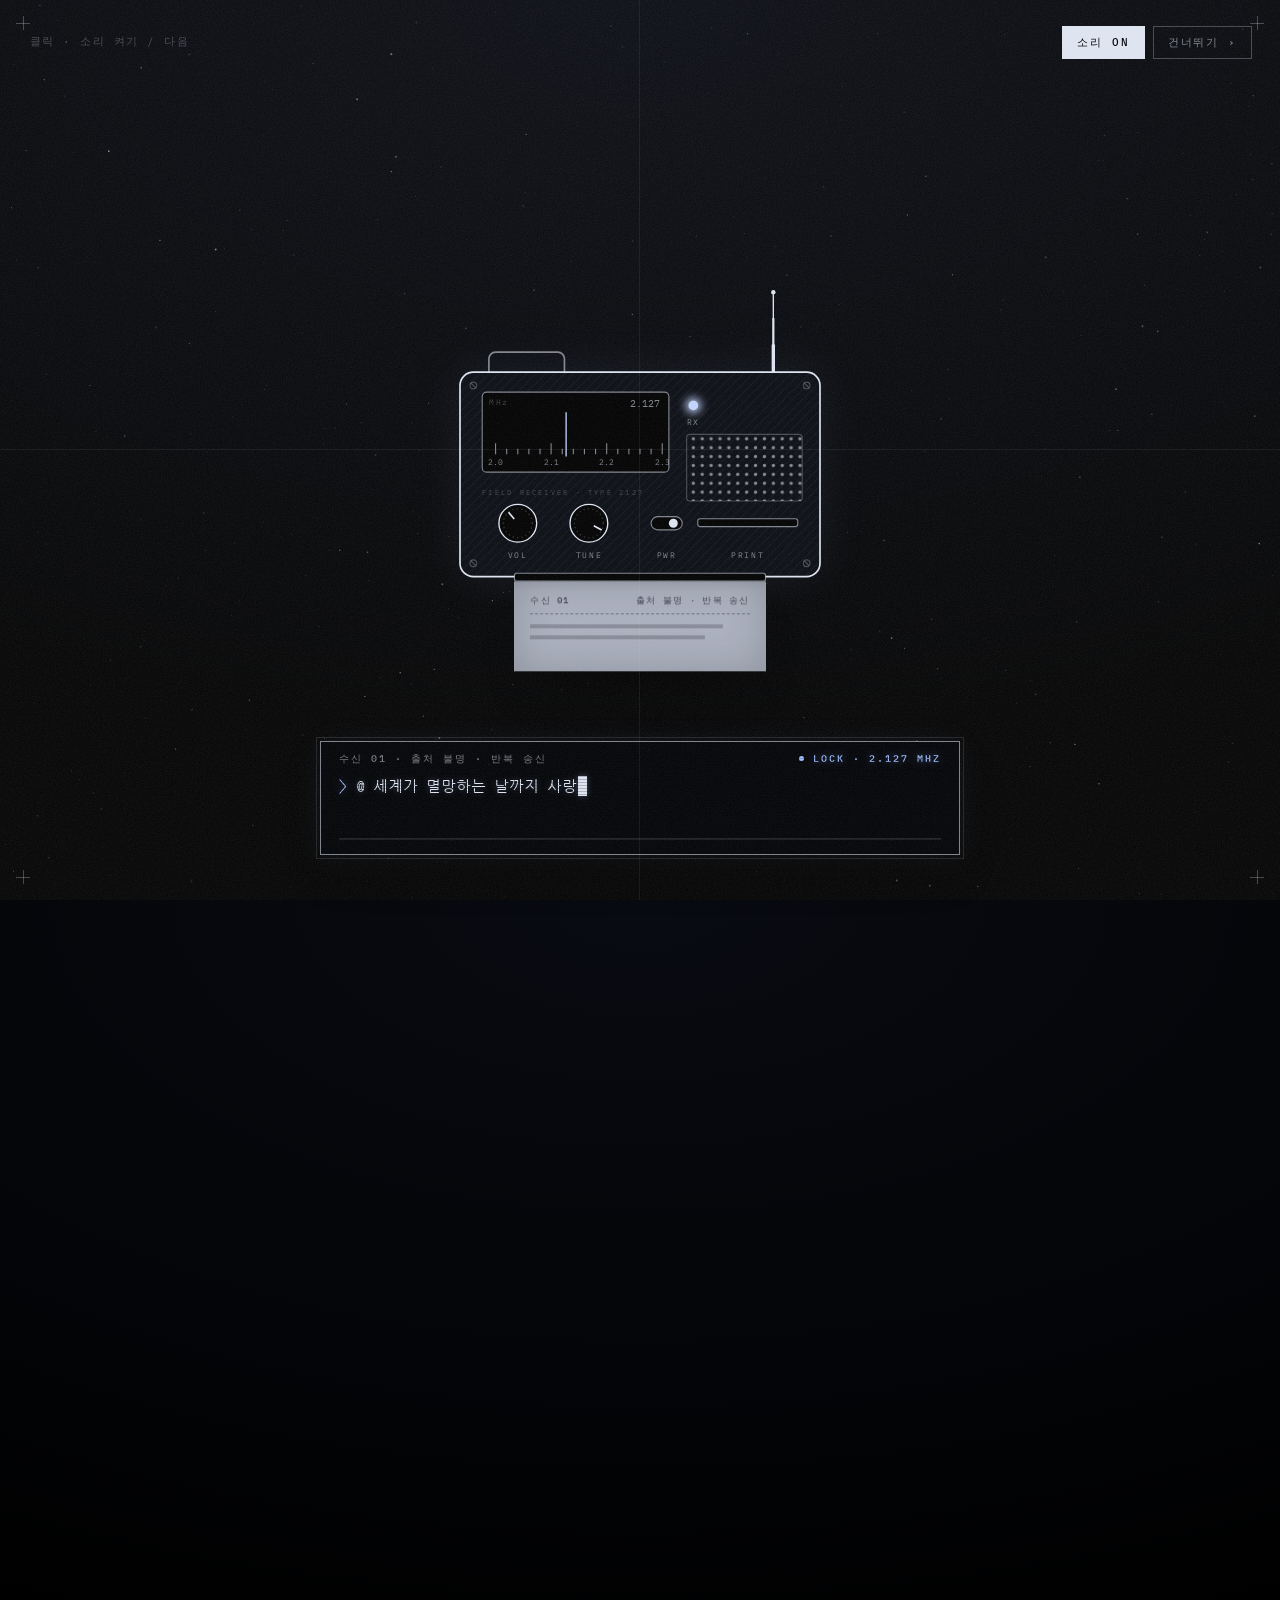
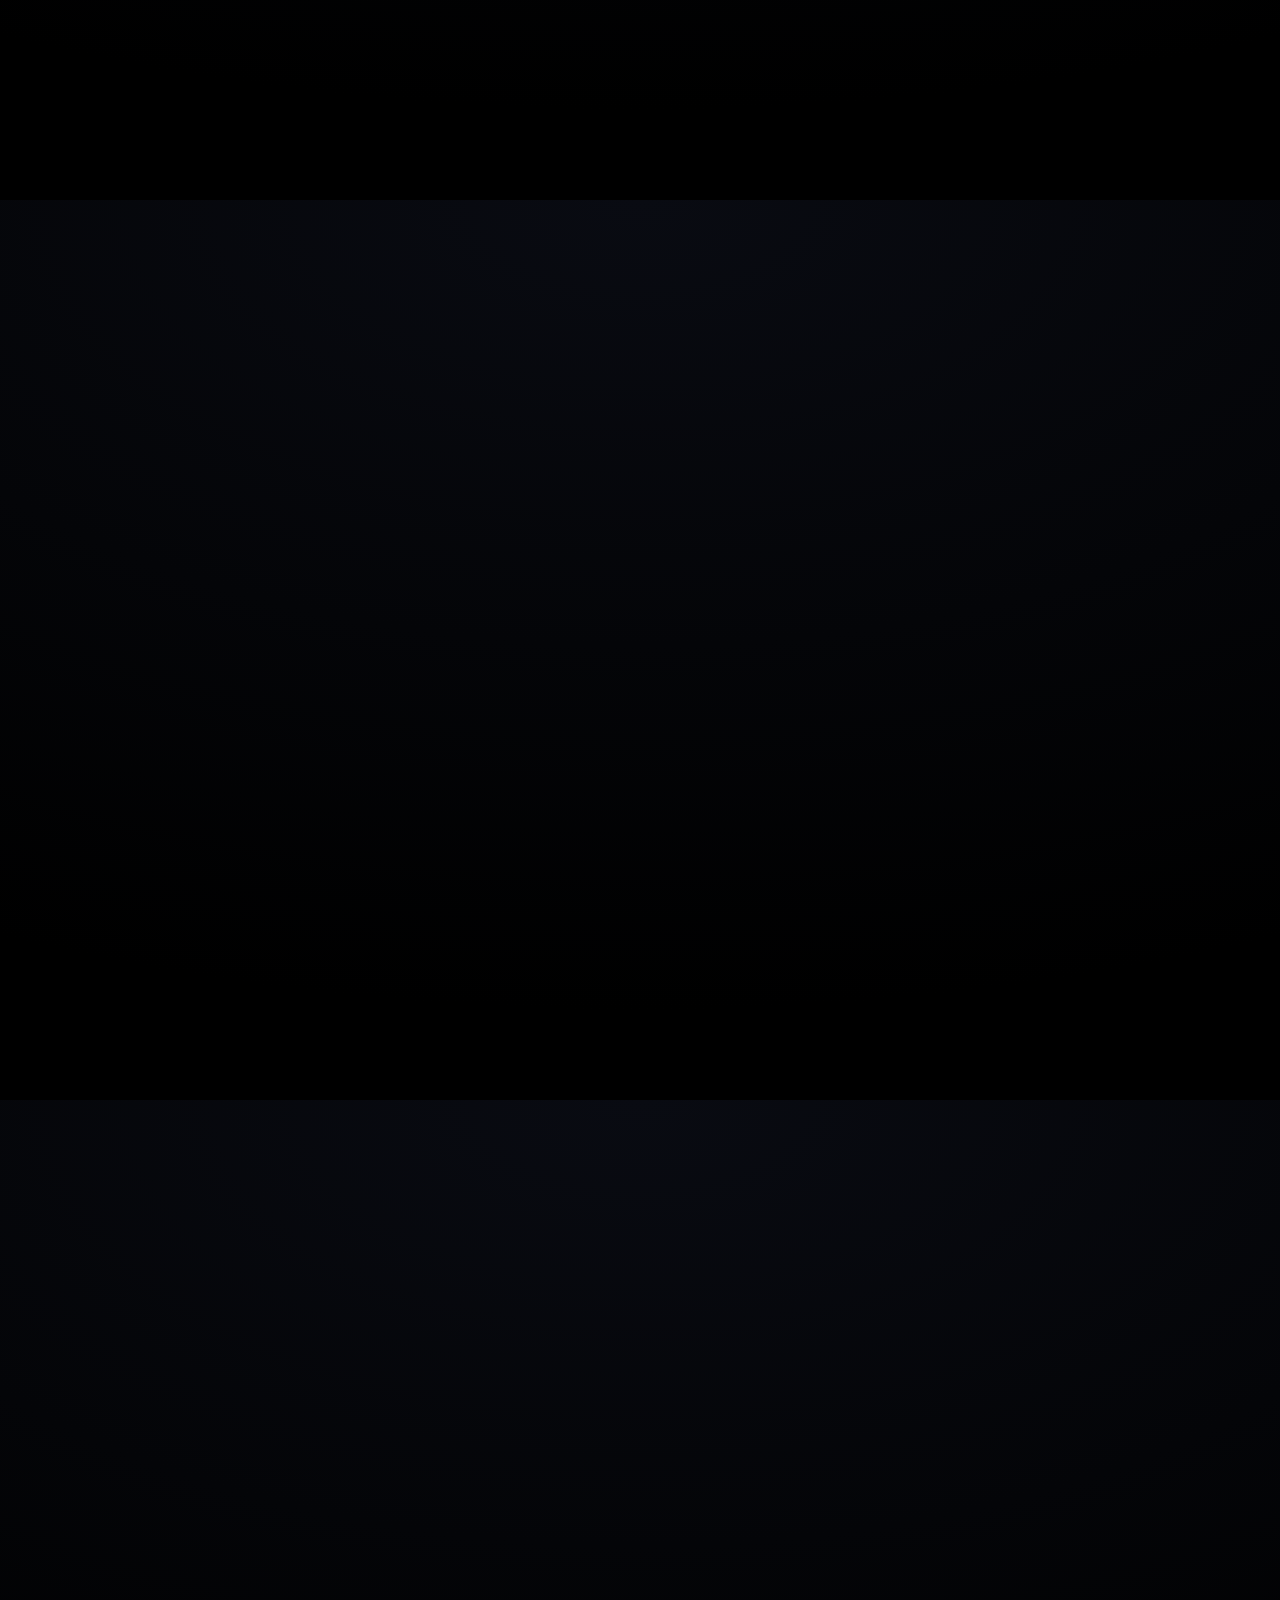
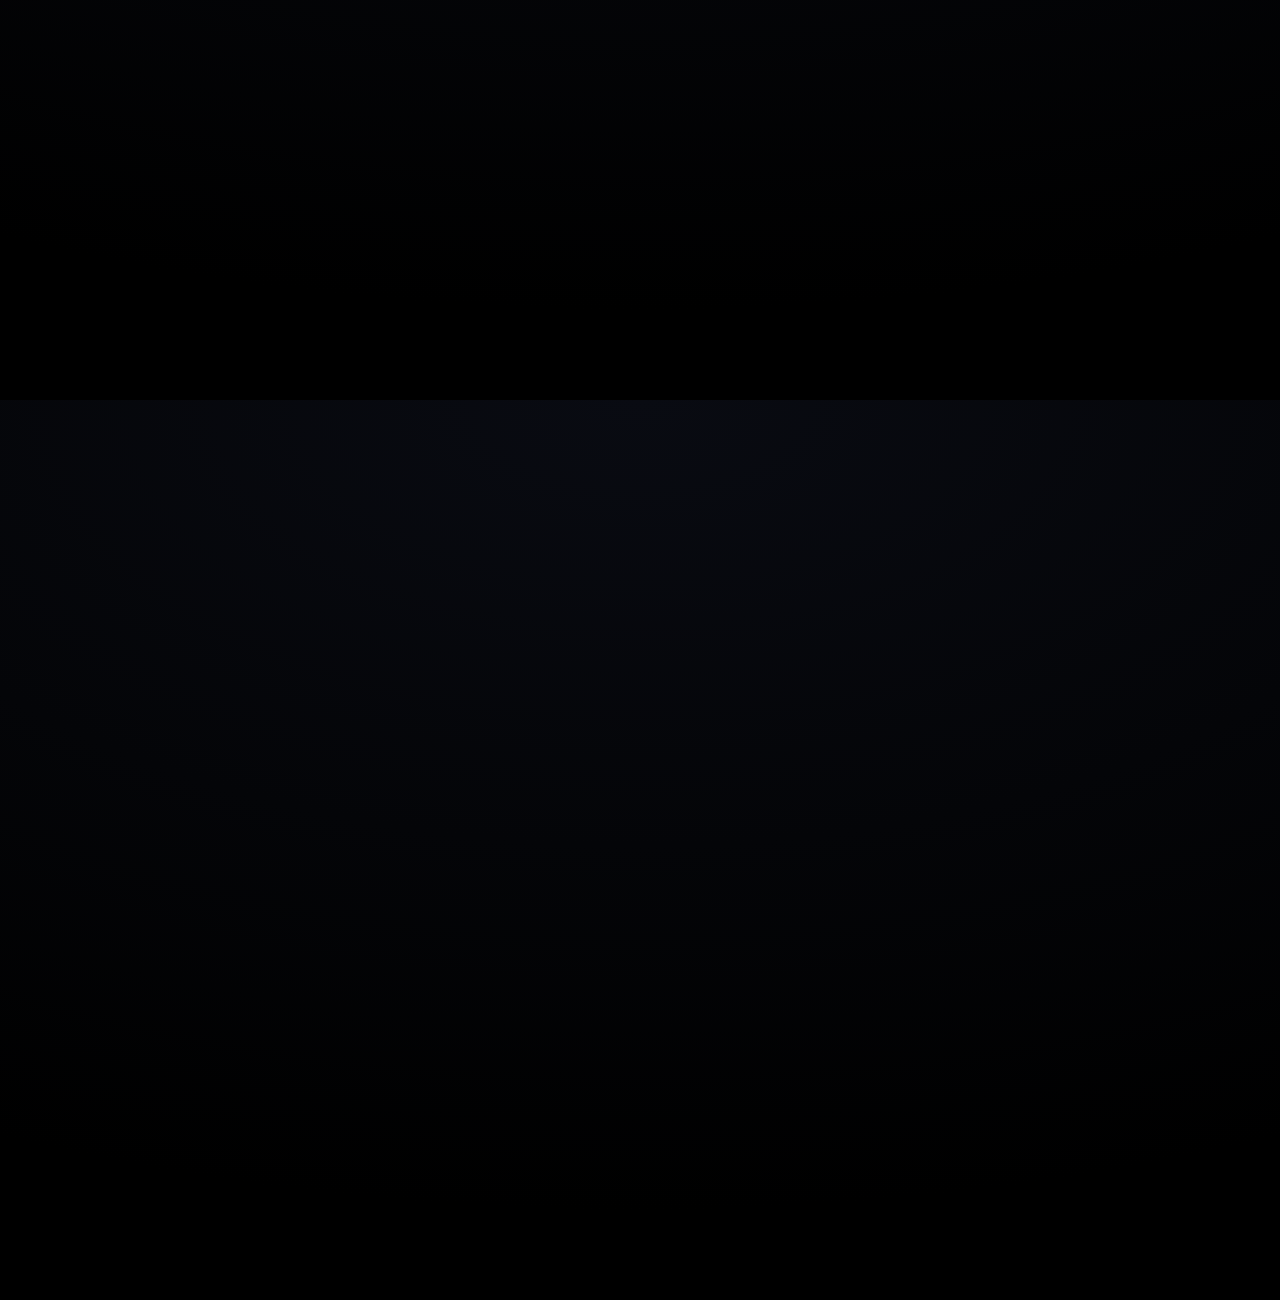
<file: index.html>
<!doctype html>
<html lang="ko">
<head>
<meta charset="utf-8">
<meta name="viewport" content="width=device-width, initial-scale=1">
<title>Y2.1K</title>
<meta name="description" content="Year 2127, 속칭 y2.1k. 화성 이주 세계관 소개.">
<link rel="icon" href="favicon.svg" type="image/svg+xml">
<link rel="preconnect" href="https://fonts.googleapis.com">
<link rel="preconnect" href="https://fonts.gstatic.com" crossorigin>
<link href="https://fonts.googleapis.com/css2?family=Barlow+Condensed:ital,wght@0,500;0,600;0,700;1,700&family=Gowun+Batang:wght@400;700&family=Gowun+Dodum&family=IBM+Plex+Mono:ital,wght@0,400;0,500;1,400&family=Instrument+Serif:ital@0;1&family=Nanum+Gothic+Coding:wght@400;700&display=swap" rel="stylesheet">
<link rel="stylesheet" href="style.css">
</head>
<body class="is-rx">

<div class="marks" aria-hidden="true"><i class="tl"></i><i class="tr"></i><i class="bl"></i><i class="br"></i></div>

<section id="rx" aria-label="수신기">
  <div class="noise" aria-hidden="true"></div>

  <div class="rx-wrap">
    <svg class="radio" id="radio" viewBox="0 -40 360 268" aria-hidden="true">
      <defs>
        <pattern id="grille" width="8" height="8" patternUnits="userSpaceOnUse">
          <circle cx="4" cy="4" r="1.5" fill="var(--paper-60)"/>
        </pattern>
        <pattern id="hatch" width="6" height="6" patternUnits="userSpaceOnUse" patternTransform="rotate(45)">
          <line x1="0" y1="0" x2="0" y2="6" stroke="var(--paper-08)" stroke-width="1"/>
        </pattern>
        <filter id="glow" x="-150%" y="-150%" width="400%" height="400%">
          <feGaussianBlur stdDeviation="4"/>
        </filter>
      </defs>

      <g stroke="var(--paper)" stroke-linecap="round">
        <line x1="300" y1="40" x2="300" y2="16" stroke-width="3"/>
        <line x1="300" y1="16" x2="300" y2="-8" stroke-width="2"/>
        <line x1="300" y1="-8" x2="300" y2="-30" stroke-width="1.2"/>
        <circle cx="300" cy="-32" r="2" fill="var(--paper)" stroke="none"/>
      </g>
      <path d="M44 40 v-12 a6 6 0 0 1 6 -6 h56 a6 6 0 0 1 6 6 v12" fill="none" stroke="var(--paper-60)" stroke-width="1.5"/>

      <rect x="18" y="40" width="324" height="184" rx="12" fill="var(--ink-2)" stroke="var(--paper)" stroke-width="1.5"/>
      <rect x="18" y="40" width="324" height="184" rx="12" fill="url(#hatch)"/>
      <g fill="none" stroke="var(--paper-30)" stroke-width="1">
        <circle cx="30" cy="52" r="3"/><line x1="28" y1="50" x2="32" y2="54"/>
        <circle cx="330" cy="52" r="3"/><line x1="328" y1="50" x2="332" y2="54"/>
        <circle cx="30" cy="212" r="3"/><line x1="28" y1="210" x2="32" y2="214"/>
        <circle cx="330" cy="212" r="3"/><line x1="328" y1="210" x2="332" y2="214"/>
      </g>

      <rect x="38" y="58" width="168" height="72" rx="4" fill="var(--ink-3)" stroke="var(--paper-60)"/>
      <g stroke="var(--paper-60)" stroke-width="1">
        <line x1="50" y1="104" x2="50" y2="114"/><line x1="60" y1="109" x2="60" y2="114"/><line x1="70" y1="109" x2="70" y2="114"/><line x1="80" y1="109" x2="80" y2="114"/><line x1="90" y1="109" x2="90" y2="114"/>
        <line x1="100" y1="104" x2="100" y2="114"/><line x1="110" y1="109" x2="110" y2="114"/><line x1="120" y1="109" x2="120" y2="114"/><line x1="130" y1="109" x2="130" y2="114"/><line x1="140" y1="109" x2="140" y2="114"/>
        <line x1="150" y1="104" x2="150" y2="114"/><line x1="160" y1="109" x2="160" y2="114"/><line x1="170" y1="109" x2="170" y2="114"/><line x1="180" y1="109" x2="180" y2="114"/><line x1="190" y1="109" x2="190" y2="114"/>
        <line x1="200" y1="104" x2="200" y2="114"/>
      </g>
      <g font-family="IBM Plex Mono, monospace" font-size="7.5" fill="var(--paper-60)" text-anchor="middle">
        <text x="50" y="124">2.0</text><text x="100" y="124">2.1</text><text x="150" y="124">2.2</text><text x="200" y="124">2.3</text>
      </g>
      <text x="44" y="70" font-family="IBM Plex Mono, monospace" font-size="7" letter-spacing="1.5" fill="var(--paper-30)">MHz</text>
      <text class="freq" x="198" y="71" text-anchor="end" font-family="IBM Plex Mono, monospace" font-size="9" fill="var(--paper-60)">2.127</text>
      <line class="needle" x1="50" y1="76" x2="50" y2="116" stroke="var(--lamp)" stroke-width="1.2"/>

      <circle class="lamp-glow" cx="228" cy="70" r="7" fill="var(--lamp)" filter="url(#glow)" opacity="0"/>
      <circle class="lamp" cx="228" cy="70" r="4" fill="var(--ink-3)" stroke="var(--paper-60)"/>
      <text x="228" y="88" font-family="IBM Plex Mono, monospace" font-size="7" text-anchor="middle" fill="var(--paper-60)" letter-spacing="1.5">RX</text>

      <rect x="222" y="96" width="104" height="60" rx="3" fill="url(#grille)" stroke="var(--paper-30)"/>

      <g transform="translate(70 176)">
        <circle r="17" fill="var(--ink-3)" stroke="var(--paper)" stroke-width="1.2"/>
        <circle r="13" fill="none" stroke="var(--paper-30)" stroke-dasharray="1 3"/>
        <line x1="0" y1="-13" x2="0" y2="-5" stroke="var(--paper)" stroke-width="1.5" transform="rotate(-40)"/>
      </g>
      <g class="tune" transform="translate(134 176)">
        <circle r="17" fill="var(--ink-3)" stroke="var(--paper)" stroke-width="1.2"/>
        <circle r="13" fill="none" stroke="var(--paper-30)" stroke-dasharray="1 3"/>
        <line class="tune-mark" x1="0" y1="-13" x2="0" y2="-5" stroke="var(--paper)" stroke-width="1.5"/>
      </g>
      <g font-family="IBM Plex Mono, monospace" font-size="7" letter-spacing="1.5" fill="var(--paper-60)" text-anchor="middle">
        <text x="70" y="207">VOL</text><text x="134" y="207">TUNE</text><text x="204" y="207">PWR</text><text x="277" y="207">PRINT</text>
      </g>

      <rect x="190" y="170" width="28" height="12" rx="6" fill="var(--ink-3)" stroke="var(--paper-60)"/>
      <circle cx="210" cy="176" r="4" fill="var(--paper)"/>

      <rect x="232" y="172" width="90" height="7" rx="2" fill="var(--ink-3)" stroke="var(--paper-60)"/>
      <text x="38" y="151" font-family="IBM Plex Mono, monospace" font-size="6.5" letter-spacing="2" fill="var(--paper-30)">FIELD RECEIVER · TYPE 2127</text>

      <rect x="67" y="221" width="226" height="7" rx="2" fill="var(--ink-3)" stroke="var(--paper-60)"/>
    </svg>

    <div class="tape-area" id="tape-area" aria-hidden="true"></div>
  </div>
  <div class="floor" id="floor" aria-hidden="true"></div>

  <div class="dlg" id="dlg" aria-live="polite">
    <div class="dlg-tag"><span id="dlg-src">—</span><span class="rx-status" id="rx-status">주파수 탐색 중</span></div>
    <p class="dlg-text"><span class="dlg-arrow">&gt;</span><span id="dlg-body"></span><span class="dlg-next" id="dlg-next">&#9660;</span></p>
    <div class="dlg-bar"><i id="dlg-fill"></i></div>
  </div>
  <p class="rx-hint" id="rx-hint">클릭 · 소리 켜기 / 다음</p>

  <div class="rx-ctl">
    <button class="ghost-btn" id="hiss" aria-pressed="true">소리 <span>ON</span></button>
    <button class="ghost-btn" id="skip">건너뛰기 &rsaquo;</button>
  </div>
</section>

<div class="cutframe" id="cutframe" aria-hidden="true"></div>
<div class="hud" aria-hidden="true">
  <div class="bar t"></div><div class="bar b"></div>
  <span class="lab rec">REC</span>
  <span class="lab shot" id="hud-shot">SHOT 01 / 05</span>
  <span class="lab tc" id="hud-tc">TC 00:00:00:00</span>
  <span class="lab meta">2.127 MHz &middot; MARS ORBIT &middot; f/2.1</span>
  <i class="corner c1"></i><i class="corner c2"></i><i class="corner c3"></i><i class="corner c4"></i>
  <div class="cue"><span>Scroll</span><i></i></div>
</div>

<main id="log">
  <div class="mars" aria-hidden="true"></div>
  <div class="limb" aria-hidden="true"></div>

  <section class="ch" id="c0" data-year="—">
    <div class="frame">
      <div class="slate rv"><span>Overview</span></div>
      <h1 class="title rv"><span class="ghost">Apocalypse</span></h1>
      <p class="txt rv">그리스 원어 아포칼리프쉬스의 영문 표기이자, 직역하면 묵시, 계시, 대재앙, 세계의 종말······. 아무튼 불경한 무언가 되시는 것.</p>
    </div>
  </section>

  <section class="ch" id="c1" data-year="2080s">
    <div class="frame">
      <div class="read">
        <div class="slate rv"><span>2080s</span></div>
        <div class="col rv">
        <p class="txt">한때 그 자체로 낭만이요, 굴하지 않는 인류애를 그려 내기에 더없이 훌륭한 소재였던 시절이 있습니다. 그것이 책 표지와 스크린을 넘어 현세로 발을 들이기 시작한 것은 지난 세기 말, 정확히는 2080년대 초쯤.</p>
        <ul class="verse">
          <li><i>i.</i>빨간 여름,</li>
          <li><i>ii.</i>십일월의 벚꽃,</li>
          <li><i>iii.</i>끝나지 않는 장마.</li>
        </ul>
        <p class="txt">수많은 문화와 예술의 잔재가 지척에 실현되는 것을 목도하며 인류가 떠올린 것은 오직 한 가지였습니다.</p>
        </div>
      </div>
      <p class="point lit rv"><b><span class="t">아, 정말 아름답구나!</span><span class="ink" aria-hidden="true">아, 정말 아름답구나!</span></b></p>
    </div>
  </section>

  <section class="ch" id="c2" data-year="2090s">
    <div class="frame">
      <div class="slate rv"><span>2090s</span></div>
      <p class="txt rv">사하라가 형형색색의 꽃무리로 덮이고, 도쿄의 마천루에 아득한 은하수가 걸리고, 알 수 없는 희귀병의 증식과 기후 재난이 더는 비단 해프닝으로 치부될 수 없어질 무렵. 인류는 90년대에 다다라서야 이를 악물고 회피하던 현실을 직시하기 시작했습니다.</p>
      <ul class="tele rv">
        <li><span class="no">01</span><span class="name">바다에 철가루를 뿌리는 안</span><span class="stamp">실패</span><span class="why">물고기가 먼저 죽음</span></li>
        <li><span class="no">02</span><span class="name">하늘에 거울을 띄우는 안</span><span class="stamp">기각</span><span class="why">예산 심사</span></li>
        <li><span class="no">03</span><span class="name">빙하를 도로 얼리자는 안</span><span class="stamp">무산</span><span class="why">얼릴 빙하 없음 &middot; 수색 중 화산 2, 영구동토 1 터질 뻔</span></li>
      </ul>
      <p class="txt dim rv">바다에 철가루를 뿌리는 안은 물고기가 먼저 죽어 실패. 하늘에 거울을 띄우는 안은 예산 심사에서 기각. 빙하를 도로 얼리자는 안은 얼릴 빙하가 남지 않아 무산되었으며, 수색하는 과정에서 화산 두 개와 영구동토 하나가 터질 뻔했습니다.</p>
    </div>
  </section>

  <section class="ch" id="c3" data-year="2091 → 2127">
    <div class="frame">
      <div class="slate rv"><span>2091 → 2127</span></div>
      <p class="txt rv">이후 눈치껏 단결하고 다시 머리를 맞대기 시작한 것이 91년 봄쯤. 두 해에 걸친 다섯 번의 정상회담과 두 번의 전쟁과 한 번의 공동 사과문 끝에,</p>
      <p class="txt rv">93년 여름 — 가장 합리적이고도 우스운 결론이 도출되었습니다.</p>
      <h2 class="point tomars rv"><span class="lat">To Mars;</span><span class="sub">화성에 가자.</span></h2>
      <p class="txt rv">나라를 모으고, 위원회를 신설하고, 협약 마흔일곱 건을 체결하고, 자원이란 자원은 모두 끌어모아 미지의 사막 행성에 위대한 첫발을 들인 지 올해로 30년······.</p>
    </div>
  </section>

  <section class="ch gate" id="c4" data-year="2127">
    <div class="frame center">
      <h2 class="year"><small>Year</small>2127<em>속칭 y2.1k.</em></h2>
      <p class="txt lead rv">모든 것이 한참은 멀었고, 인류는 여전히 존속을 꿈꿉니다.</p>
      <a class="btn rv" href="archive.html">기록 열람 <span>&rarr;</span></a>
    </div>
  </section>
</main>

<script src="stars.js"></script>
<script src="intro.js"></script>
</body>
</html>
</file>
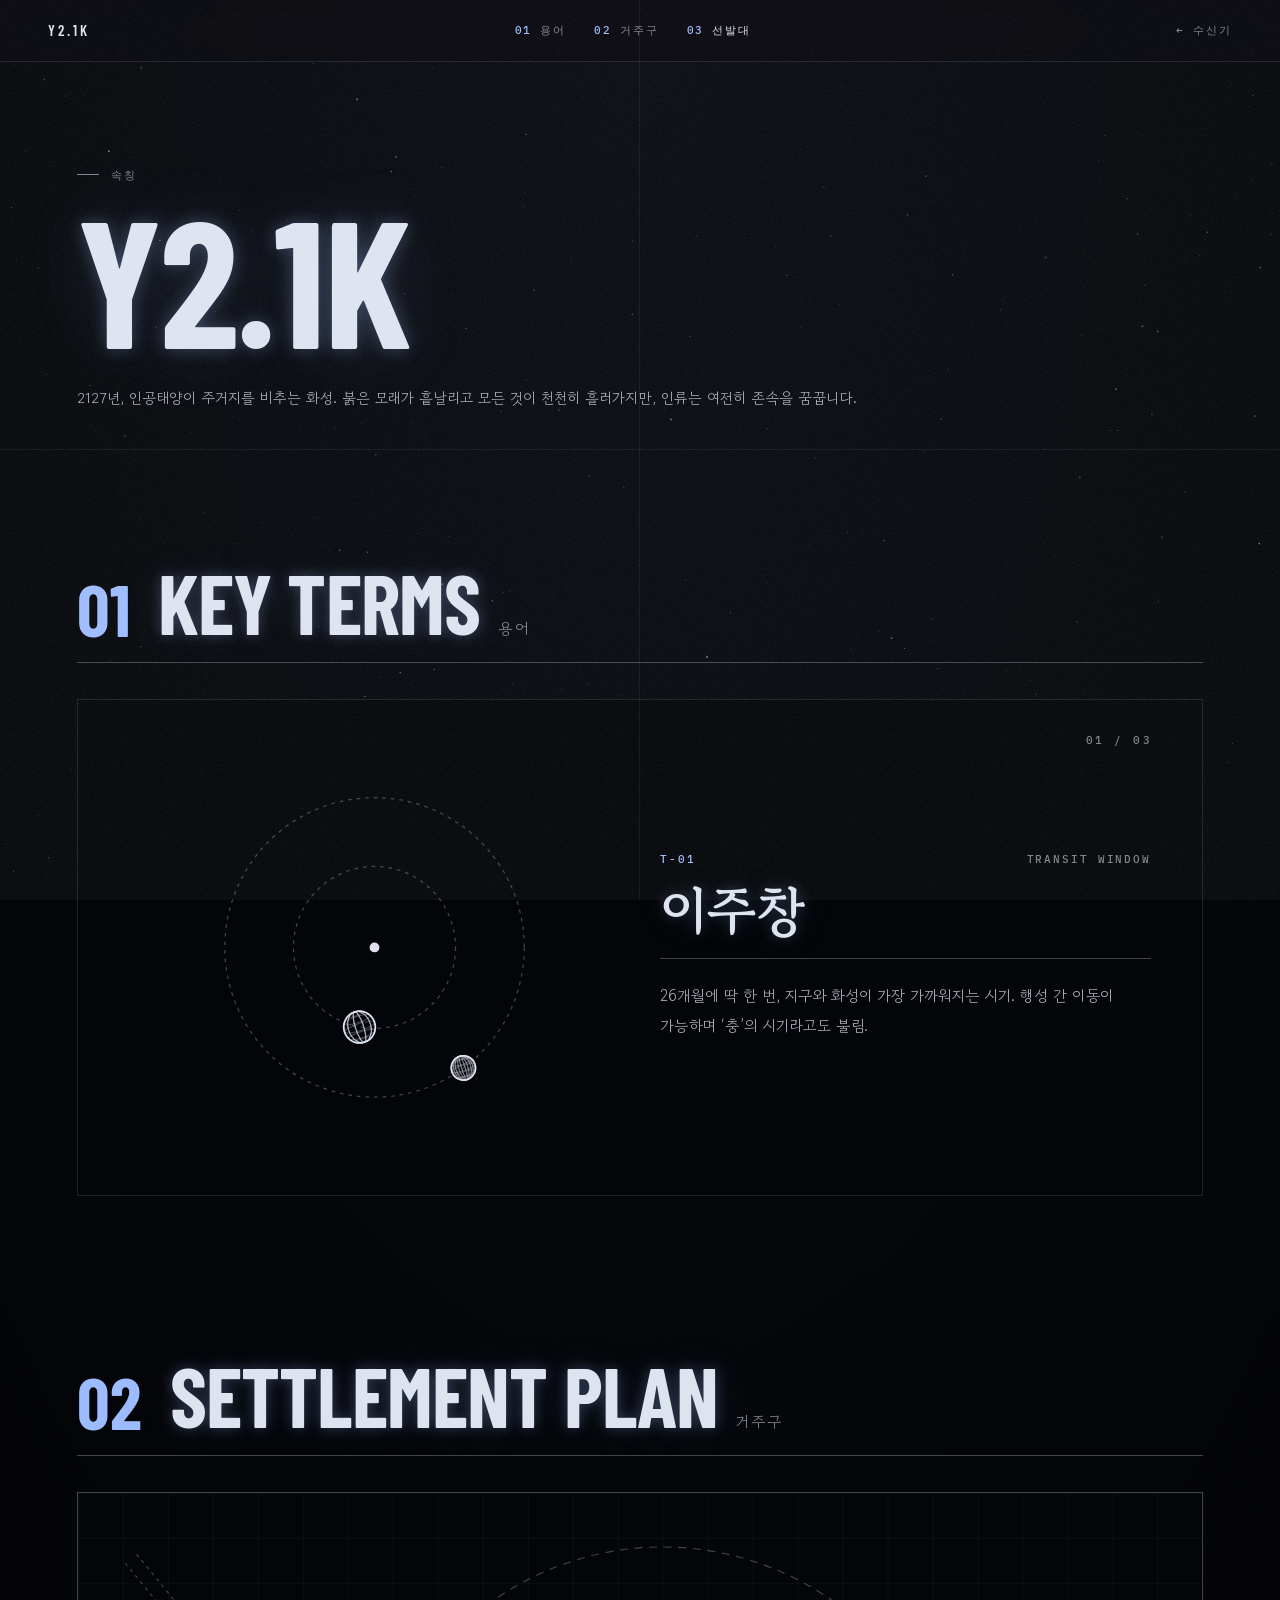
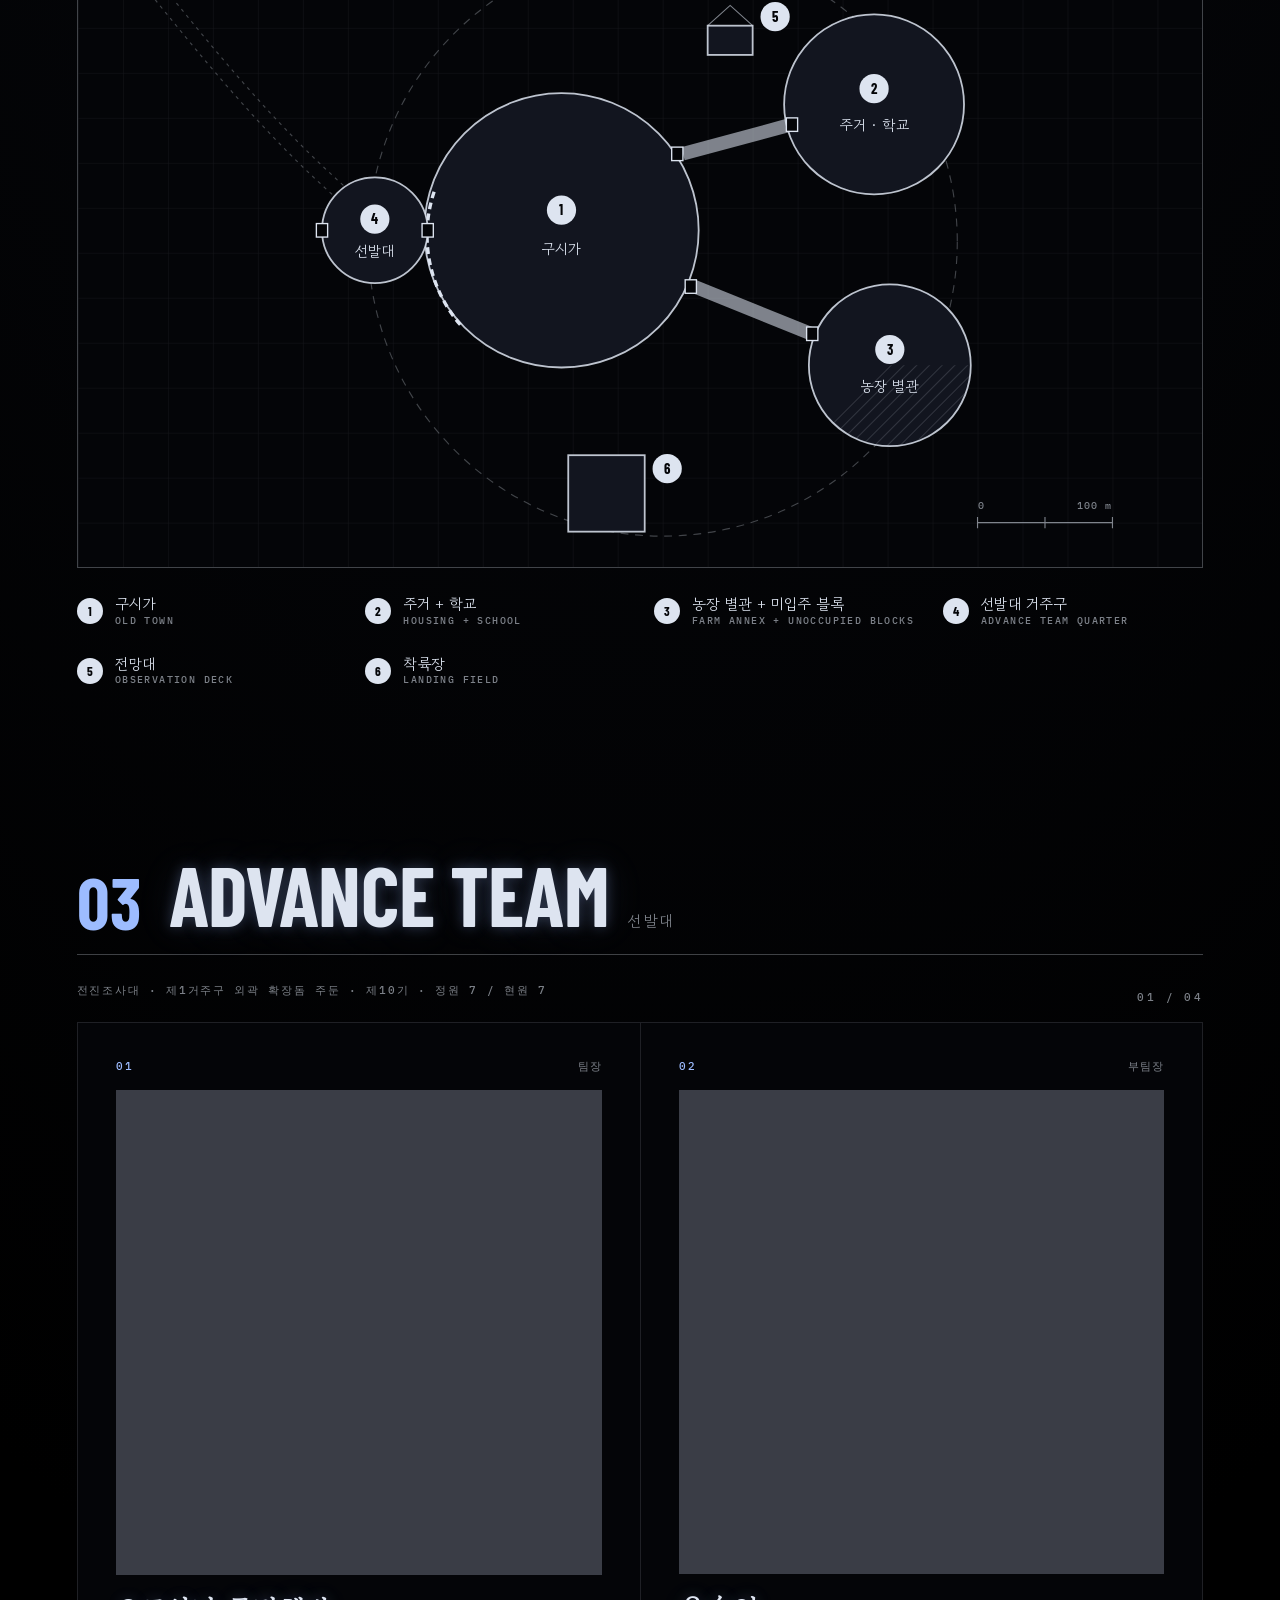
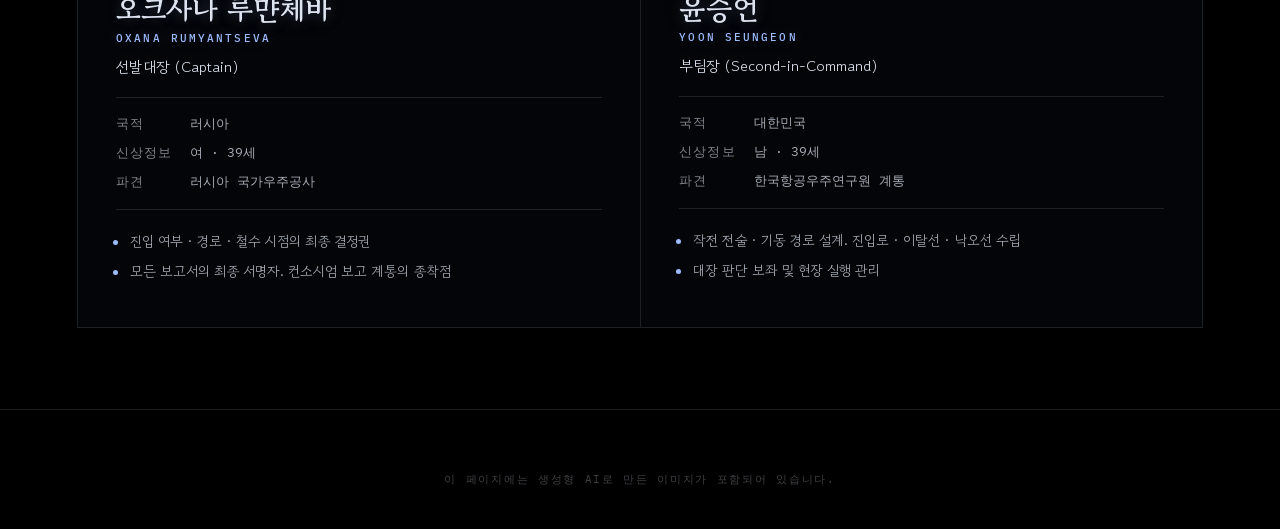
<file: archive.html>
<!doctype html>
<html lang="ko">
<head>
<meta charset="utf-8">
<meta name="viewport" content="width=device-width, initial-scale=1">
<title>Y2.1K</title>
<meta name="description" content="Year 2127. 용어, 제1거주구 평면도, 전진조사대 명부.">
<link rel="icon" href="favicon.svg" type="image/svg+xml">
<link rel="preconnect" href="https://fonts.googleapis.com">
<link rel="preconnect" href="https://fonts.gstatic.com" crossorigin>
<link href="https://fonts.googleapis.com/css2?family=Barlow+Condensed:ital,wght@0,500;0,600;0,700;1,700&family=Gowun+Batang:wght@400;700&family=Gowun+Dodum&family=IBM+Plex+Mono:ital,wght@0,400;0,500;1,400&family=Instrument+Serif:ital@0;1&family=Nanum+Gothic+Coding:wght@400;700&display=swap" rel="stylesheet">
<link rel="stylesheet" href="style.css">
</head>
<body class="is-log is-archive">

<div class="marks" aria-hidden="true"><i class="tl"></i><i class="tr"></i><i class="bl"></i><i class="br"></i></div>

<header class="top">
  <a class="brand" href="index.html">Y2.1K</a>
  <nav>
    <a href="#terms"><i>01</i>용어</a>
    <a href="#map"><i>02</i>거주구</a>
    <a href="#team"><i>03</i>선발대</a>
  </nav>
  <a class="back" href="index.html">&larr; 수신기</a>
</header>

<section class="arch-hero">
  <h1><small>속칭</small>Y2.1K</h1>
  <p class="intro">2127년, 인공태양이 주거지를 비추는 화성. 붉은 모래가 흩날리고 모든 것이 천천히 흘러가지만, 인류는 여전히 존속을 꿈꿉니다.</p>
</section>

<section class="sec" id="terms">
  <header class="sec-h">
    <span class="no">01</span>
    <h2>Key Terms<span class="ko">용어</span></h2>
  </header>

  <div class="slider">
  <div class="terms" id="terms-track">
    <article class="term">
      <div class="term-text">
      <div class="term-h"><span class="idx">T-01</span><span>Transit Window</span></div>
      <h3>이주창</h3>
      <p>26개월에 딱 한 번, 지구와 화성이 가장 가까워지는 시기. 행성 간 이동이 가능하며 ‘충’의 시기라고도 불림.</p>
            </div>
      <div class="term-fig"><svg class="dg anim" data-fig="T1" viewBox="0 0 400 320" aria-hidden="true">
      <circle class="orbit" cx="200" cy="160" r="66"/>
      <circle class="orbit" cx="200" cy="160" r="122"/>
      <circle class="sun" cx="200" cy="160" r="4"/>
      <path class="transfer" d=""/>
      <g class="sphere" data-r="13" data-speed="0.9" data-orbit="66" data-rate="0.55"></g>
      <g class="sphere" data-r="10" data-speed="0.7" data-orbit="122" data-rate="0.2926"></g>
    </svg></div>
    </article>

    <article class="term">
      <div class="term-text">
      <div class="term-h"><span class="idx">T-02</span><span>Cycler</span></div>
      <h3>사이클러</h3>
      <p>지구-화성을 영원히 순환하는 거대 우주선. 편도 반년가량을 거주하며 이동. 아웃바운드기는 ‘노바크호(Novak)’, 인바운드기는 ‘아마리호(Amari)’.</p>
            </div>
      <div class="term-fig"><svg class="dg anim" data-fig="T2" viewBox="0 0 400 320" aria-hidden="true">
      <circle class="orbit" cx="200" cy="160" r="60"/>
      <circle class="orbit" cx="200" cy="160" r="118"/>
      <circle class="sun" cx="200" cy="160" r="4"/>
      <ellipse class="cyc" cx="229" cy="160" rx="89" ry="50" transform="rotate(-24 200 160)"/>
      <g class="ship">
        <path d="M-16 -5 H12 L22 0 L12 5 H-16 Z"/>
        <path d="M-6 -5 V-22 H8 V-5 M-6 5 V22 H8 V5 M-6 -16 H8 M-6 -10 H8 M-6 10 H8 M-6 16 H8"/>
        <path d="M-16 -2 H-24 M-16 2 H-24"/>
        <circle cx="2" cy="0" r="2.2"/>
      </g>
    </svg></div>
    </article>

    <article class="term">
      <div class="term-text">
      <div class="term-h"><span class="idx">T-03</span><span>Advance Team</span></div>
      <h3>선발대</h3>
      <p>본대 투입 전, 미개척 구역에 먼저 진입해 안전을 확보하는 팀. 공식 명칭은 ‘전진조사대’. 말도 많고 탈은 더 많다.</p>
            </div>
      <div class="term-fig"><svg class="dg anim" data-fig="T3" viewBox="0 0 400 320" aria-hidden="true">
      <g class="rover3d">
        <path class="r-shadow" d=""/>
        <path class="r-wheels" d=""/>
        <path class="r-spokes" d=""/>
        <path class="r-body" d=""/>
        <path class="r-detail" d=""/>
        <path class="r-accent" d=""/>
      </g>
    </svg></div>
    </article>

  </div>
  <span class="scount" id="terms-count">01 / 03</span>
  <button class="edge prev" id="terms-prev" aria-label="이전"><svg viewBox="0 0 24 16" aria-hidden="true"><path d="M23 8H2M9 1L2 8l7 7"/></svg></button>
  <button class="edge next" id="terms-next" aria-label="다음"><svg viewBox="0 0 24 16" aria-hidden="true"><path d="M1 8h21M15 1l7 7-7 7"/></svg></button>
  </div>
</section>

<section class="sec" id="map">
  <header class="sec-h">
    <span class="no">02</span>
    <h2>Settlement Plan<span class="ko">거주구</span></h2>
  </header>

  <figure class="bp-wrap"><svg class="bp site" viewBox="0 0 1000 600" role="img" aria-label="제1거주구 배치도">
    <defs>
      <pattern id="bp-grid" width="40" height="40" patternUnits="userSpaceOnUse"><path d="M40 0 H0 V40" fill="none" stroke="var(--paper-08)" stroke-width="1"/></pattern>
      <pattern id="bp-hatch" width="8" height="8" patternUnits="userSpaceOnUse" patternTransform="rotate(45)"><line x1="0" y1="0" x2="0" y2="8" stroke="var(--paper-30)" stroke-width="1"/></pattern>
      <pattern id="bp-soil" width="10" height="10" patternUnits="userSpaceOnUse" patternTransform="rotate(-45)"><line x1="0" y1="0" x2="0" y2="10" stroke="var(--paper-12)" stroke-width="1"/></pattern>
      <marker id="bp-arrow" viewBox="0 0 10 10" refX="9" refY="5" markerWidth="7" markerHeight="7" orient="auto"><path d="M0 0 L10 5 L0 10 z" fill="var(--paper-60)"/></marker>
    </defs>
    <rect width="1000" height="600" fill="url(#bp-grid)"/>
    <circle class="dash" cx="520" cy="310" r="262"/>
    <path class="track" d="M226 268 C150 200 90 120 40 60"/><path class="track" d="M236 260 C160 192 100 112 50 52"/>
    <g class="cor"><path d="M538 232 L634 206"/><path d="M548 350 L652 392"/><path d="M311 300 H320"/></g>
    <g class="zone" data-id="D1"><circle class="fill" cx="430" cy="300" r="122"/><path class="gallery" d="M340 384 A122 122 0 0 1 318 262"/><g class="badge"><circle cx="430" cy="282" r="13"/><text x="430" y="286.5" text-anchor="middle">1</text></g><text class="nm" x="430" y="322" text-anchor="middle">구시가</text></g>
    <g class="zone" data-id="D2"><circle class="fill" cx="708" cy="188" r="80"/><g class="badge"><circle cx="708" cy="174" r="13"/><text x="708" y="178.5" text-anchor="middle">2</text></g><text class="nm" x="708" y="212" text-anchor="middle">주거 · 학교</text></g>
    <g class="zone" data-id="D3"><circle class="fill" cx="722" cy="420" r="72"/><path class="hatch" d="M722 420 L794 420 A72 72 0 0 1 671 471 Z"/><g class="badge"><circle cx="722" cy="406" r="13"/><text x="722" y="410.5" text-anchor="middle">3</text></g><text class="nm" x="722" y="444" text-anchor="middle">농장 별관</text></g>
    <g class="zone" data-id="AQ"><circle class="fill" cx="264" cy="300" r="47"/><g class="badge"><circle cx="264" cy="290" r="13"/><text x="264" y="294.5" text-anchor="middle">4</text></g><text class="nm" x="264" y="324" text-anchor="middle">선발대</text></g>
    <g class="zone" data-id="OD"><rect class="fill" x="560" y="118" width="40" height="26"/><path d="M560 118 L580 100 L600 118" fill="none" stroke="var(--paper-60)"/><g class="badge"><circle cx="620" cy="110" r="13"/><text x="620" y="114.5" text-anchor="middle">5</text></g></g>
    <g class="zone" data-id="LF"><rect class="fill" x="436" y="500" width="68" height="68"/><g class="badge"><circle cx="524" cy="512" r="13"/><text x="524" y="516.5" text-anchor="middle">6</text></g></g>
    <g class="al"><rect x="306" y="294" width="10" height="12"/><rect x="528" y="226" width="10" height="12"/><rect x="630" y="200" width="10" height="12"/><rect x="540" y="344" width="10" height="12"/><rect x="648" y="386" width="10" height="12"/><rect x="212" y="294" width="10" height="12"/></g>
    <g transform="translate(800 560)" stroke="var(--paper-60)"><path d="M0 0 h120 M0 -5 v10 M60 -5 v10 M120 -5 v10"/></g>
    <text class="note" x="800" y="548">0</text><text class="note" x="920" y="548" text-anchor="end">100 m</text>
  </svg></figure>
  <ol class="callouts" id="callouts"></ol>

  <div class="det-src" hidden>
    <svg class="bp det" id="det-D1" viewBox="0 0 600 540" role="img" aria-label="돔 1 수직 단면">
    <defs>
      <pattern id="bp-grid" width="40" height="40" patternUnits="userSpaceOnUse"><path d="M40 0 H0 V40" fill="none" stroke="var(--paper-08)" stroke-width="1"/></pattern>
      <pattern id="bp-hatch" width="8" height="8" patternUnits="userSpaceOnUse" patternTransform="rotate(45)"><line x1="0" y1="0" x2="0" y2="8" stroke="var(--paper-30)" stroke-width="1"/></pattern>
      <pattern id="bp-soil" width="10" height="10" patternUnits="userSpaceOnUse" patternTransform="rotate(-45)"><line x1="0" y1="0" x2="0" y2="10" stroke="var(--paper-12)" stroke-width="1"/></pattern>
      <marker id="bp-arrow" viewBox="0 0 10 10" refX="9" refY="5" markerWidth="7" markerHeight="7" orient="auto"><path d="M0 0 L10 5 L0 10 z" fill="var(--paper-60)"/></marker>
    </defs>
    <path class="shell" d="M120 130 Q300 60 480 130"/>
    <line class="ground" x1="24" y1="130" x2="576" y2="130"/>
    <rect x="24" y="130" width="116" height="390" fill="url(#bp-soil)"/><rect x="480" y="130" width="96" height="390" fill="url(#bp-soil)"/>
    <rect x="140" y="490" width="340" height="30" fill="url(#bp-soil)"/>
    <g class="zone" data-id="L0"><rect class="fill" x="140" y="130" width="340" height="84"/><text class="big" x="310" y="180" text-anchor="middle">1F</text></g>
    <g class="zone" data-id="L1"><rect class="fill" x="140" y="214" width="340" height="84"/><text class="big" x="310" y="264" text-anchor="middle">B1</text></g>
    <g class="zone" data-id="L2"><rect class="fill" x="140" y="298" width="340" height="96"/><text class="big" x="310" y="354" text-anchor="middle">B2</text></g>
    <g class="zone" data-id="L3"><rect class="fill" x="140" y="394" width="340" height="96"/><text class="big" x="310" y="450" text-anchor="middle">B3</text></g>
    <rect class="shaft" x="452" y="130" width="24" height="360"/>
    <path class="stairs" d="M464 134 V486" stroke-dasharray="1 11" stroke-width="18"/>
    
  </svg>
    <svg class="bp det" id="det-AQ" viewBox="0 0 600 540" role="img" aria-label="선발대 거주구 단면">
    <defs>
      <pattern id="bp-grid" width="40" height="40" patternUnits="userSpaceOnUse"><path d="M40 0 H0 V40" fill="none" stroke="var(--paper-08)" stroke-width="1"/></pattern>
      <pattern id="bp-hatch" width="8" height="8" patternUnits="userSpaceOnUse" patternTransform="rotate(45)"><line x1="0" y1="0" x2="0" y2="8" stroke="var(--paper-30)" stroke-width="1"/></pattern>
      <pattern id="bp-soil" width="10" height="10" patternUnits="userSpaceOnUse" patternTransform="rotate(-45)"><line x1="0" y1="0" x2="0" y2="10" stroke="var(--paper-12)" stroke-width="1"/></pattern>
      <marker id="bp-arrow" viewBox="0 0 10 10" refX="9" refY="5" markerWidth="7" markerHeight="7" orient="auto"><path d="M0 0 L10 5 L0 10 z" fill="var(--paper-60)"/></marker>
    </defs>
    <rect x="520" y="90" width="22" height="420" fill="url(#bp-hatch)" stroke="var(--paper-60)"/>
    <path class="shell" d="M110 130 Q290 76 470 130"/>
    <line class="ground" x1="24" y1="130" x2="520" y2="130"/>
    <rect x="24" y="130" width="96" height="380" fill="url(#bp-soil)"/><rect x="460" y="130" width="60" height="380" fill="url(#bp-soil)"/>
    <rect x="120" y="470" width="340" height="40" fill="url(#bp-soil)"/>
    <rect class="corr" x="460" y="150" width="60" height="22"/>
    <g class="zone" data-id="A0"><rect class="fill" x="120" y="130" width="340" height="96"/><text class="big" x="290" y="186" text-anchor="middle">1F</text></g>
    <g class="zone" data-id="A1"><rect class="fill" x="120" y="226" width="340" height="80"/><text class="big" x="290" y="274" text-anchor="middle">B1</text></g>
    <g class="zone" data-id="A2"><rect class="fill" x="120" y="306" width="340" height="164"/><text class="big" x="290" y="396" text-anchor="middle">B2</text>
    </g>
    <g class="air"><path d="M470 250 C500 250 500 330 470 330" marker-end="url(#bp-arrow)"/><path d="M110 330 C80 330 80 250 110 250" marker-end="url(#bp-arrow)"/></g>
    
  </svg>
    <svg class="bp det" id="det-D2" viewBox="0 0 600 540" aria-hidden="true">
    <defs><pattern id="bp-hatch2" width="8" height="8" patternUnits="userSpaceOnUse" patternTransform="rotate(45)"><line x1="0" y1="0" x2="0" y2="8" stroke="var(--paper-30)" stroke-width="1"/></pattern></defs>
    <circle cx="300" cy="300" r="200" fill="#0d1019" stroke="var(--paper)" stroke-opacity=".85" stroke-width="1.6"/>
    <circle cx="300" cy="300" r="178" fill="none" stroke="var(--paper-12)"/>
    <g class="d2-cor"><path d="M104 300 H266"/><path d="M275.5 276.4 L248.2 250.0"/><path d="M275.5 323.6 L248.2 350.0"/><path d="M334 300 H372"/></g>
    <path class="d2-blk" d="M132.6 270.5 A170 170 0 0 1 264.7 133.7 L285.0 229.6 A72 72 0 0 0 229.1 287.5 Z"/><path class="d2-units" d="M231.7 277.2 L138.8 246.1 M235.8 267.3 L148.5 222.8 M241.4 258.2 L161.6 201.3 M248.2 250.0 L177.7 181.9 M256.2 242.9 L196.5 165.1 M265.1 237.0 L217.6 151.3 M274.8 232.6 L240.5 140.8 "/><path class="d2-units" d="M180.8 279.0 A121 121 0 0 1 274.8 181.6 L275.1 182.6 A120 120 0 0 0 181.8 279.2 Z"/>
    <path class="d2-blk" d="M264.7 466.3 A170 170 0 0 1 132.6 329.5 L229.1 312.5 A72 72 0 0 0 285.0 370.4 Z"/><path class="d2-units" d="M274.8 367.4 L240.5 459.2 M265.1 363.0 L217.6 448.7 M256.2 357.1 L196.5 434.9 M248.2 350.0 L177.7 418.1 M241.4 341.8 L161.6 398.7 M235.8 332.7 L148.5 377.2 M231.7 322.8 L138.8 353.9 "/><path class="d2-units" d="M274.8 418.4 A121 121 0 0 1 180.8 321.0 L181.8 320.8 A120 120 0 0 0 275.1 417.4 Z"/>
    <path class="d2-blk" d="M404.7 166.0 A170 170 0 0 1 404.7 434.0 L344.3 356.7 A72 72 0 0 0 344.3 243.3 Z"/><path class="d2-units" d="M364.7 268.4 L452.8 225.5 M372.0 300.0 L470.0 300.0 M364.7 331.6 L452.8 374.5 "/>
    <path d="M433.4 240.6 A146 146 0 0 1 433.4 359.4 L387.7 339.0 A96 96 0 0 0 387.7 261.0 Z" fill="url(#bp-hatch2)" stroke="var(--paper-30)"/>
    <circle cx="300" cy="300" r="34" fill="var(--ink)" stroke="var(--paper-60)"/><circle cx="300" cy="300" r="22" fill="none" stroke="var(--paper-12)"/>
    <rect x="94" y="292" width="12" height="16" class="alk"/>
    <g class="badge"><circle cx="212.2" cy="215.3" r="13"/><text x="212.2" y="219.8" text-anchor="middle">A</text></g><text class="nm" x="212.2" y="245.3" text-anchor="middle">주거</text>
    <g class="badge"><circle cx="212.2" cy="384.7" r="13"/><text x="212.2" y="389.2" text-anchor="middle">B</text></g><text class="nm" x="212.2" y="414.7" text-anchor="middle">주거</text>
    <text class="nm" x="422.0" y="305" text-anchor="middle">학교</text>
  </svg>
    <svg class="bp det" id="det-D3" viewBox="0 0 600 540" aria-hidden="true"><defs>
      <pattern id="bp-grid" width="40" height="40" patternUnits="userSpaceOnUse"><path d="M40 0 H0 V40" fill="none" stroke="var(--paper-08)" stroke-width="1"/></pattern>
      <pattern id="bp-hatch" width="8" height="8" patternUnits="userSpaceOnUse" patternTransform="rotate(45)"><line x1="0" y1="0" x2="0" y2="8" stroke="var(--paper-30)" stroke-width="1"/></pattern>
      <pattern id="bp-soil" width="10" height="10" patternUnits="userSpaceOnUse" patternTransform="rotate(-45)"><line x1="0" y1="0" x2="0" y2="10" stroke="var(--paper-12)" stroke-width="1"/></pattern>
      <marker id="bp-arrow" viewBox="0 0 10 10" refX="9" refY="5" markerWidth="7" markerHeight="7" orient="auto"><path d="M0 0 L10 5 L0 10 z" fill="var(--paper-60)"/></marker>
    </defs>
    <circle cx="300" cy="300" r="200" fill="#12151f" stroke="var(--paper)" stroke-opacity=".85" stroke-width="1.6"/>
    <path d="M300 300 L500 300 A200 200 0 0 1 158 441 Z" fill="url(#bp-hatch)" stroke="var(--paper-30)"/>
    <g stroke="var(--paper-60)"><path d="M140 220 H300 M140 250 H300 M140 280 H300 M140 310 H300 M140 340 H300 M140 370 H300"/></g>
    <rect x="130" y="200" width="180" height="190" fill="none" stroke="var(--paper-60)"/>
    <g class="badge"><circle cx="220" cy="170" r="13"/><text x="220" y="174.5" text-anchor="middle">1</text></g><g class="badge"><circle cx="400" cy="400" r="13"/><text x="400" y="404.5" text-anchor="middle">2</text></g>
    <text class="nm" x="220" y="420" text-anchor="middle">농장 별관</text><text class="nm" x="400" y="440" text-anchor="middle">미입주 블록</text>
    <rect x="94" y="292" width="12" height="16" class="alk"/>
  </svg>
  </div>

  <div class="modal" id="zone-modal" hidden>
    <div class="modal-box" role="dialog" aria-modal="true" aria-labelledby="modal-title">
      <button class="modal-x" id="modal-x" aria-label="닫기">&#x2715;</button>
      <div class="modal-map" id="modal-map"></div>
      <div class="modal-text" id="modal-text"></div>
      <div class="modal-foot" id="modal-foot" hidden></div>
    </div>
  </div>
</section>

<section class="sec" id="team">
  <header class="sec-h">
    <span class="no">03</span>
    <h2>Advance Team<span class="ko">선발대</span></h2>
  </header>
  <p class="roster-line">전진조사대 · 제1거주구 외곽 확장돔 주둔 · 제10기 · 정원 7 / 현원 7</p>
  <div class="slider roster-slider">
  <div class="roster" id="roster"></div>
  <span class="scount" id="roster-count">01 / 04</span>
  <button class="edge prev" id="roster-prev" aria-label="이전"><svg viewBox="0 0 24 16" aria-hidden="true"><path d="M23 8H2M9 1L2 8l7 7"/></svg></button>
  <button class="edge next" id="roster-next" aria-label="다음"><svg viewBox="0 0 24 16" aria-hidden="true"><path d="M1 8h21M15 1l7 7-7 7"/></svg></button>
  </div>
</section>

<footer class="foot">
  <span>이 페이지에는 생성형 AI로 만든 이미지가 포함되어 있습니다.</span>
</footer>

<script src="stars.js"></script>
<script src="archive.js"></script>
</body>
</html>
</file>
<file: style.css>
:root{--ink:#040508; --ink-2:#0b0d14; --ink-3:#020203; --paper:#dde4f0; --paper-80:rgba(221,228,240,.74); --paper-60:rgba(221,228,240,.56); --paper-30:rgba(221,228,240,.28); --paper-12:rgba(221,228,240,.12); --paper-08:rgba(221,228,240,.07); --signal:#9dbcff; --signal-30:rgba(157,188,255,.3); --lamp:#bfd3ff; --glow:0 0 14px rgba(157,188,255,.28), 0 0 40px rgba(157,188,255,.12); --tape:#a9afbd; --tape-ink:#0f1118; --mono:'IBM Plex Mono',ui-monospace,SFMono-Regular,Menlo,monospace; --kmono:'Nanum Gothic Coding','IBM Plex Mono',monospace; --serif:'Gowun Batang','Noto Serif KR',Georgia,serif; --sans:'Gowun Dodum','Noto Sans KR',system-ui,sans-serif; --cond:'Barlow Condensed','Arial Narrow',Impact,sans-serif; --iserif:'Instrument Serif',Georgia,serif; --ease:cubic-bezier(.2,.7,.2,1); color-scheme:dark;}
*{box-sizing:border-box}

html{scroll-behavior:smooth}

html{background:var(--ink)}
html,body{margin:0;color:var(--paper-80)}
body{background:transparent; font-family:var(--sans); -webkit-font-smoothing:antialiased; min-height:100svh;}

html{background:radial-gradient(120% 90% at 50% 0%, #090b12 0%, var(--ink) 55%, #000 100%);}
body.is-rx{overflow:hidden;height:100svh}
body::before{content:"";position:fixed;inset:0;z-index:40;pointer-events:none; background-image:url("data:image/svg+xml;utf8,<svg xmlns='http://www.w3.org/2000/svg' width='220' height='220'><filter id='n'><feTurbulence type='fractalNoise' baseFrequency='.85' numOctaves='2' stitchTiles='stitch'/><feColorMatrix values='0 0 0 0 1  0 0 0 0 1  0 0 0 0 1  0 0 0 .09 0'/></filter><rect width='220' height='220' filter='url(%23n)'/></svg>"); opacity:.8;}
body::after{content:"";position:fixed;inset:0;z-index:39;pointer-events:none; background: linear-gradient(90deg, transparent calc(50% - .5px), var(--paper-08) calc(50% - .5px), var(--paper-08) calc(50% + .5px), transparent calc(50% + .5px)), linear-gradient(0deg, transparent calc(50% - .5px), var(--paper-08) calc(50% - .5px), var(--paper-08) calc(50% + .5px), transparent calc(50% + .5px));}
.marks{position:fixed;inset:16px;z-index:41;pointer-events:none}
.marks i{position:absolute;width:14px;height:14px; background: linear-gradient(var(--paper-30),var(--paper-30)) 50% 0/1px 100% no-repeat, linear-gradient(var(--paper-30),var(--paper-30)) 0 50%/100% 1px no-repeat;}
.marks .tl{left:0;top:0}
.marks .tr{right:0;top:0}
.marks .bl{left:0;bottom:0}
.marks .br{right:0;bottom:0}
::selection{background:var(--paper);color:var(--ink)}
.stars{position:fixed;inset:0;width:100%;height:100%;z-index:-1;pointer-events:none;fill:var(--paper)}

#rx{position:fixed;inset:0;z-index:30; overflow:hidden; transition:opacity 1.5s var(--ease), transform 1.5s var(--ease);}
#rx::-webkit-scrollbar{display:none}
.is-log #rx{opacity:0;transform:scale(.985);pointer-events:none}
.noise{position:absolute;inset:-40px;pointer-events:none;opacity:.055; background-image:url("data:image/svg+xml;utf8,<svg xmlns='http://www.w3.org/2000/svg' width='300' height='300'><filter id='n'><feTurbulence type='fractalNoise' baseFrequency='1.2' numOctaves='1' stitchTiles='stitch'/><feColorMatrix type='saturate' values='0'/></filter><rect width='300' height='300' filter='url(%23n)'/></svg>"); animation:static .3s steps(4) infinite;}
@keyframes static{0%{transform:translate(0,0)}25%{transform:translate(-18px,9px)}50%{transform:translate(12px,-14px)}75%{transform:translate(-6px,18px)}100%{transform:translate(0,0)}}

.rx-wrap{width:min(400px,92vw); position:absolute;left:50%;top:50%;translate:-50% -56%; z-index:2;}
.rx-status{color:var(--signal);text-shadow:0 0 10px rgba(157,188,255,.5)}
.rx-status::before{content:"";display:inline-block;width:5px;height:5px;border-radius:50%;background:currentColor;margin:0 9px 1px 0;vertical-align:middle;animation:blink 1s steps(2) infinite}
@keyframes blink{50%{opacity:0}}
.lost .rx-status{color:var(--paper-30);text-shadow:none}
.lost .rx-status::before{animation:none}
.radio{display:block;width:100%;height:auto;overflow:visible;filter:drop-shadow(0 0 22px rgba(157,188,255,.08))}
.radio .needle{transition:transform 2.2s cubic-bezier(.3,1.5,.45,1)}
.radio.locked .needle{transform:translateX(63.5px)}
.radio.rxing .needle{animation:jitter 1.3s steps(3) infinite}
@keyframes jitter{0%{transform:translateX(63.5px)}50%{transform:translateX(64.6px)}100%{transform:translateX(63px)}}
.radio .tune-mark{transition:transform 2.2s cubic-bezier(.3,1.5,.45,1);transform-origin:0 0}
.radio.locked .tune-mark{transform:rotate(118deg)}
.radio .lamp{transition:fill .4s}
.radio.locked .lamp{fill:var(--lamp)}
.radio.locked .lamp-glow{opacity:.9;animation:breathe 2.6s ease-in-out infinite}
@keyframes breathe{50%{opacity:.35}}
.radio.lost .lamp{fill:var(--ink-3)}
.radio.lost .lamp-glow{opacity:0;animation:none}
.radio.lost .needle{animation:none;transform:translateX(63.5px)}
.tape-area{position:absolute;left:0;right:0;top:100%;height:30vh;overflow:hidden; -webkit-mask:linear-gradient(#000 calc(100% - 50px),transparent);mask:linear-gradient(#000 calc(100% - 50px),transparent)}
.tape{width:62.8%;margin:-4px auto 0; background: linear-gradient(180deg, rgba(0,0,0,.08), transparent 14px), var(--tape); color:var(--tape-ink); font:13px/1.8 var(--kmono); padding:0 16px;max-height:0;overflow:hidden; position:relative; box-shadow:0 30px 50px -28px #000, inset 0 0 40px rgba(0,0,0,.18); transition:max-height 1.4s var(--ease), padding .6s var(--ease); word-break:keep-all;overflow-wrap:anywhere;}
.tape.out{padding:16px 16px 22px;max-height:600px}
.tape .hd{font:500 9px/1.5 var(--mono);letter-spacing:.14em;text-transform:uppercase;color:#3f434f; border-bottom:1px dashed #6b7080;padding:0 0 7px;margin:0 0 10px; display:flex;justify-content:space-between;gap:12px;}
.tape .hd + .hd{margin-top:0}
.tape .gap{height:18px;position:relative}
.tape .gap::before{content:"· · ·";position:absolute;left:50%;top:0;transform:translateX(-50%);font:10px/1 var(--mono);color:#6b7080;letter-spacing:.3em}
.tape p{margin:0 0 .45em;min-height:1.8em}
.tape .ln{height:4px;margin:0 0 7px;background:var(--tape-ink);opacity:.22;border-radius:1px;transform-origin:left;animation:ink .5s var(--ease) both}
@keyframes ink{from{transform:scaleX(0)}}
.tape p.cur::after{content:"▍";color:#555a68;animation:blink .7s steps(2) infinite}
.tape p.lost{font:500 10px/1.6 var(--mono);letter-spacing:.2em;text-transform:uppercase;color:#3f434f;text-align:center;margin-top:14px}
.tape .ghost{color:#6b7080}
.tape.torn{padding-bottom:22px}
.tape.torn::after{content:"";position:absolute;left:0;right:0;top:100%;height:8px; background: linear-gradient(45deg,transparent 50%,var(--tape) 50%) 0 0/8px 8px repeat-x, linear-gradient(-45deg,transparent 50%,var(--tape) 50%) 0 0/8px 8px repeat-x;}
.rx-hint{position:fixed;left:30px;top:36px;z-index:3;margin:0;font:400 10.5px/1 var(--mono);letter-spacing:.14em; color:var(--paper-30);opacity:0;transition:opacity 1s;}
.floor{position:fixed;inset:0;z-index:1;pointer-events:none;overflow:hidden}
.floor .tape{position:fixed;margin:0;max-height:none;padding:16px 16px 22px;transition:none; animation:fall 1.3s cubic-bezier(.5,.02,.9,.6) forwards}
.floor .tape.cut-top::before{content:"";position:absolute;left:0;right:0;bottom:100%;height:8px; background: linear-gradient(135deg,transparent 50%,var(--tape) 50%) 0 0/8px 8px repeat-x, linear-gradient(-135deg,transparent 50%,var(--tape) 50%) 0 0/8px 8px repeat-x}
@keyframes fall{0%{transform:translateY(0) rotate(0);opacity:1}
  18%{transform:translateY(8px) rotate(2deg)}
  100%{transform:translateY(var(--dy)) rotate(var(--rot));opacity:.9}}
.dlg{position:fixed;left:50%;bottom:clamp(22px,5vh,48px);translate:-50% 0;z-index:3; width:min(640px,92vw); border:1px solid var(--paper-60);outline:1px solid var(--paper-12);outline-offset:3px; background:rgba(4,5,8,.88);padding:12px 18px 14px; box-shadow:0 0 30px rgba(157,188,255,.06), 0 20px 50px -20px #000; opacity:0;transition:opacity .8s var(--ease);}
.dlg.on{opacity:1}
.dlg-tag{display:flex;justify-content:space-between;gap:12px;font:500 10px/1 var(--mono);letter-spacing:.2em;text-transform:uppercase;color:var(--paper-60);margin:0 0 10px}
.dlg-text{margin:0;font:400 15px/1.75 var(--kmono);color:var(--paper);text-shadow:0 0 6px rgba(157,188,255,.35);min-height:3.5em;word-break:keep-all;overflow-wrap:anywhere;display:flex;gap:10px;align-items:flex-start}
.dlg-arrow{color:var(--signal);flex:none;text-shadow:0 0 10px rgba(157,188,255,.5)}
#dlg-body{flex:1}
#dlg-body .ghost{color:var(--paper-30)}
#dlg-body.cur::after{content:"█";color:var(--paper);animation:blink .55s steps(2) infinite;margin-left:1px}
.dlg::after{content:"";position:absolute;inset:0;pointer-events:none; background:repeating-linear-gradient(0deg,transparent 0 2px,rgba(0,0,0,.22) 2px 3px)}
.dlg{position:fixed}
.dlg-next{flex:none;font-size:10px;color:var(--signal);align-self:flex-end;opacity:0;transition:opacity .3s}
.dlg-next.on{opacity:1;animation:bob 1s ease-in-out infinite}
@keyframes bob{50%{transform:translateY(3px)}}
.dlg-bar{height:2px;background:var(--paper-12);margin:12px 0 0;position:relative}
.dlg-bar i{position:absolute;left:0;top:0;bottom:0;width:var(--w,0%);background:var(--signal);box-shadow:0 0 8px rgba(157,188,255,.6);transition:width .6s var(--ease)}
.lost .dlg-bar i{background:var(--paper-30);box-shadow:none}
@media (max-width:600px){
  .dlg-text{font-size:13.5px}
}
.rx-hint.on{opacity:1}
.rx-ctl{position:fixed;right:28px;top:26px;z-index:3;display:flex;gap:8px}
.ghost-btn{appearance:none;background:transparent;border:1px solid var(--paper-30);color:var(--paper-60); font:500 10.5px/1 var(--mono);letter-spacing:.18em;text-transform:uppercase; padding:10px 14px;cursor:pointer;transition:all .25s;}
.ghost-btn:hover{border-color:var(--paper);color:var(--paper)}
.ghost-btn[aria-pressed="true"]{background:var(--paper);color:var(--ink);border-color:var(--paper)}

:root{--cam:cubic-bezier(.3,.8,.2,1);--lb:6vh}

#log{position:relative;opacity:0}
.is-log #log{opacity:1}
#log.camera-in{animation:camIn 1.1s ease-out both}
@keyframes camIn{0%{opacity:0}100%{opacity:1}}
html.snap{scroll-snap-type:y mandatory}
html.snap .ch{scroll-snap-align:start;scroll-snap-stop:always}
.cutframe{position:fixed;inset:0;z-index:45;background:#000;opacity:0;pointer-events:none}
.cutframe.on{opacity:1}
.cutframe.flash{background:var(--paper);opacity:.7}
.is-log #rx{pointer-events:none}
#rx.off{animation:crtOff .6s cubic-bezier(.7,0,.9,.5) forwards;transition:none}
@keyframes crtOff{0%{transform:scale(1);filter:brightness(1)}30%{transform:scale(1,.012);filter:brightness(3)}70%{transform:scale(1,.004);filter:brightness(6)}100%{transform:scale(0,.004);filter:brightness(8)}}
.hud{position:fixed;inset:0;z-index:42;pointer-events:none;opacity:0;transition:opacity 1s .4s}
.is-log .hud{opacity:1}
.is-archive .hud{display:none}
.is-log .marks{display:none}
.hud .bar{position:absolute;left:0;right:0;height:var(--lb);background:#000;transition:height 1.2s var(--cam)}
.hud .bar.t{top:0}
.hud .bar.b{bottom:0}
body[data-shot="c4"] .hud{--lb:2.4vh}
body[data-shot="c4"] .hud .lab{opacity:0}
.hud .lab{position:absolute;font:500 10.5px/1 var(--mono);letter-spacing:.22em;text-transform:uppercase;color:var(--paper-60);white-space:nowrap;transition:opacity .6s}
.hud .rec{left:28px;top:calc(var(--lb)/2);translate:0 -50%;color:var(--paper)}
.hud .rec::before{content:"";display:inline-block;width:7px;height:7px;border-radius:50%;background:#d8463a;box-shadow:0 0 8px rgba(216,70,58,.8);margin:0 10px 1px 0;vertical-align:middle;animation:blink 1.1s steps(2) infinite}
.hud .shot{right:28px;top:calc(var(--lb)/2);translate:0 -50%;color:var(--paper)}
.hud .tc{left:28px;bottom:calc(var(--lb)/2);translate:0 50%;font-variant-numeric:tabular-nums}
.hud .meta{right:28px;bottom:calc(var(--lb)/2);translate:0 50%}
.hud .corner{position:absolute;width:22px;height:22px;border:1px solid var(--paper-30);transition:top 1.2s var(--cam),bottom 1.2s var(--cam)}
.hud .c1{left:22px;top:calc(var(--lb) + 18px);border-right:0;border-bottom:0}
.hud .c2{right:22px;top:calc(var(--lb) + 18px);border-left:0;border-bottom:0}
.hud .c3{left:22px;bottom:calc(var(--lb) + 18px);border-right:0;border-top:0}
.hud .c4{right:22px;bottom:calc(var(--lb) + 18px);border-left:0;border-top:0}
@media (max-width:640px){
  .hud .meta,.hud .tc{display:none}
  .hud .lab{font-size:9px}
}
.mars{position:fixed;left:80vw;top:36%;z-index:0;pointer-events:none; width:min(72vmin,640px);aspect-ratio:1;border-radius:50%; translate:-50% -50%;scale:.1;opacity:.3; filter:drop-shadow(0 0 30px rgba(157,188,255,.12)); transition:scale 2.8s var(--cam),left 2.8s var(--cam),top 2.8s var(--cam),opacity 1.8s; background: radial-gradient(circle at 62% 58%, transparent 0 5.5%, var(--ink) 6% 6.6%, transparent 7.2%), radial-gradient(circle at 30% 64%, transparent 0 3%, var(--ink) 3.4% 4%, transparent 4.6%), radial-gradient(circle at 48% 28%, transparent 0 2%, var(--ink) 2.4% 3%, transparent 3.6%), radial-gradient(circle, var(--paper-60) 1px, transparent 1.45px) 0 0/7px 7px; -webkit-mask:radial-gradient(circle at 36% 34%, #000 0 30%, rgba(0,0,0,.6) 52%, rgba(0,0,0,.12) 76%, transparent 99%); mask:radial-gradient(circle at 36% 34%, #000 0 30%, rgba(0,0,0,.6) 52%, rgba(0,0,0,.12) 76%, transparent 99%); will-change:transform,opacity;}
.mars::after{content:"";position:absolute;inset:-14%;border-radius:50%;border:1px solid var(--paper-30);transform:rotateX(72deg) rotate(-18deg)}
body[data-shot="c0"] .mars{scale:.1;left:80vw;top:36%;opacity:.3}
body[data-shot="c1"] .mars{scale:.2;left:86vw;top:70%;opacity:.35}
body[data-shot="c2"] .mars{scale:.34;left:84vw;top:30%;opacity:.4}
body[data-shot="c3"] .mars{scale:.55;left:88vw;top:30%;opacity:.22}
body[data-shot="c4"] .mars{scale:1.3;left:50vw;top:46%;opacity:.85;filter:brightness(1.7) drop-shadow(0 0 40px rgba(157,188,255,.25))}
.limb{position:fixed;left:50%;bottom:0;z-index:0;pointer-events:none; width:220vw;aspect-ratio:1;border-radius:50%; translate:-50% 0;transform:translateY(calc(100% - 4vh)); background:radial-gradient(circle at 50% 0%, #10131c 0%, #07080d 18%, #040508 40%); box-shadow:0 -1.5px 0 rgba(208,224,255,1), 0 -4px 14px rgba(157,188,255,.75), 0 -14px 40px rgba(120,160,255,.45), 0 -40px 120px rgba(100,140,255,.22); opacity:0;transition:transform 3.2s var(--cam), opacity 1.6s;}
body[data-shot="c4"] .limb{opacity:1;transform:translateY(calc(100% - 17vh))}
@media (max-width:760px){
  .limb{width:300vw}
  body[data-shot="c4"] .limb{transform:translateY(calc(100% - 12vh))}
}
.stars{transition:transform 2.8s var(--cam);transform-origin:50% 50%}
body[data-shot="c0"] .stars{transform:scale(1.03)}
body[data-shot="c1"] .stars{transform:translate(-3%,1.5%) scale(1.1)}
body[data-shot="c2"] .stars{transform:translate(2.5%,-2%) scale(1.16) rotate(1.5deg)}
body[data-shot="c3"] .stars{transform:translate(0,-4%) scale(1.45)}
body[data-shot="c4"] .stars{transform:scale(1.06)}
.hud .cue{position:absolute;right:34px;top:50%;translate:0 -50%;display:flex;flex-direction:column;align-items:center;gap:14px;opacity:1;transition:opacity .6s}
.hud .cue span{font:500 9.5px/1 var(--mono);letter-spacing:.3em;text-transform:uppercase;color:var(--paper-30);writing-mode:vertical-rl}
.hud .cue i{position:relative;width:1px;height:90px;background:var(--paper-12);overflow:hidden}
.hud .cue i::after{content:"";position:absolute;left:0;top:0;width:1px;height:36px;background:linear-gradient(transparent,var(--paper));animation:cueDown 2s cubic-bezier(.4,0,.6,1) infinite}
@keyframes cueDown{0%{transform:translateY(-40px)}100%{transform:translateY(96px)}}
body[data-shot="c4"] .hud .cue{opacity:0}
@media (max-width:640px){
  .hud .cue{right:14px}
}
.ch{min-height:100svh;display:grid;position:relative;z-index:1; padding:calc(var(--lb) + 6vh) clamp(56px,10vw,120px) calc(var(--lb) + 6vh) clamp(24px,8vw,120px);}
.frame{display:flex;flex-direction:column;justify-content:center;gap:22px; width:100%;max-width:760px;margin:0 auto;opacity:0;}
#c0 .frame{gap:18px}
.frame.center{align-items:center;text-align:center;position:relative;padding:40px 60px}
.frame.center::before{content:"";position:absolute;inset:-10% -20%;z-index:-1; background:radial-gradient(ellipse at center, rgba(4,5,8,.72) 0 30%, rgba(4,5,8,.35) 52%, transparent 70%)}
.ch.live .frame{opacity:1;animation:shotIn .7s var(--cam) both}
@keyframes shotIn{0%{opacity:0}100%{opacity:1}}
.slate{align-self:flex-start;display:flex;align-items:center;gap:0;margin-bottom:14px;font:500 11px/1 var(--mono);letter-spacing:.24em;text-transform:uppercase;color:var(--signal);text-shadow:0 0 12px rgba(157,188,255,.45)}
.slate::before{content:"";display:inline-block;width:22px;height:1px;background:currentColor;margin-right:14px}
.slate span{white-space:nowrap}
.slate span + span{color:var(--paper-60);text-shadow:none}
.slate span + span::before{content:"·";margin:0 10px;color:var(--paper-30)}
@media (max-width:600px){
  .slate span:last-child{display:none}
}
.title{margin:0 0 6px;display:flex;flex-direction:column;gap:6px}
.title .ko{font:700 clamp(18px,2.2vw,26px)/1 var(--serif);letter-spacing:.34em;color:var(--paper);text-shadow:var(--glow)}
.title .ghost{align-self:flex-start;font:700 clamp(64px,12.5vw,176px)/.92 var(--cond);letter-spacing:.02em;text-transform:uppercase; font-style:italic;color:var(--ink);background:var(--paper);padding:.04em .12em .02em .09em;margin:4px 0 0 -.04em;box-shadow:0 0 30px rgba(157,188,255,.12)}
.txt{margin:0;max-width:40em;font:400 clamp(15px,1.2vw,17.5px)/1.95 var(--sans);color:var(--paper-80);word-break:keep-all}
.txt.dim{color:var(--paper-60);font-size:.92em}
.txt b.num{font:700 1.5em/1 var(--cond);color:var(--paper);text-shadow:var(--glow);font-variant-numeric:tabular-nums}
.txt.lead{max-width:30em;margin:14px 0 22px;color:var(--paper)}
.point{margin:14px 0 6px;font:700 clamp(30px,5vw,60px)/1.25 var(--serif);letter-spacing:-.02em;color:var(--paper);text-shadow:var(--glow)}
.point.tomars{margin:10px 0 18px;display:flex;flex-direction:column;gap:14px}
.tomars .lat{display:block;font:italic 400 clamp(64px,11vw,160px)/.95 var(--iserif);color:var(--signal);text-shadow:0 0 24px rgba(157,188,255,.45);letter-spacing:-.01em;margin:0}
.tomars .sub{display:block;font:400 clamp(15px,1.3vw,18px)/1.6 var(--sans);letter-spacing:.02em;color:var(--paper-80);text-shadow:0 1px 2px #000;padding-left:.1em}
.label{margin:0;font:500 11px/1 var(--mono);letter-spacing:.24em;text-transform:uppercase;color:var(--signal);text-shadow:0 0 12px rgba(157,188,255,.45)}
.tele{list-style:none;margin:4px 0;padding:0;width:min(640px,100%);font:400 12.5px/1.6 var(--mono);border-top:1px solid var(--paper-30)}
.tele li{display:grid;grid-template-columns:34px 1fr auto;gap:2px 16px;align-items:baseline;padding:11px 0;border-bottom:1px solid var(--paper-12)}
.tele .no{color:var(--signal)}
.tele .name{font:400 15px/1.5 var(--sans);color:var(--paper)}
.tele .why{grid-column:2;color:var(--paper-60);font-size:11.5px;letter-spacing:.04em}
.stamp{display:inline-block;color:var(--paper);font:500 11px/1 var(--mono);letter-spacing:.22em;white-space:nowrap;border:1px solid var(--paper-60);padding:5px 9px;transform:rotate(-2deg)}
.gate .year{margin:0;font:700 clamp(96px,22vw,300px)/.9 var(--cond);letter-spacing:-.01em;color:var(--paper);text-shadow:0 0 18px rgba(157,188,255,.35),0 0 70px rgba(157,188,255,.18);display:flex;flex-direction:column;align-items:center}
.gate .year small{font:italic 400 clamp(24px,4vw,44px)/1 var(--iserif);color:var(--signal);text-shadow:0 0 20px rgba(157,188,255,.5);letter-spacing:0;margin-bottom:-.02em}
.gate .year em{font:400 clamp(20px,3vw,34px)/1.3 var(--serif);font-style:normal;color:var(--paper-60);margin-top:.02em}
.gate .label{margin-bottom:26px}
.btn{display:inline-flex;align-items:center;gap:16px; padding:16px 26px;border:1px solid var(--paper-60);color:var(--paper);box-shadow:0 0 24px rgba(157,188,255,.08); font:500 12px/1 var(--mono);letter-spacing:.24em;text-transform:uppercase;text-decoration:none; position:relative;transition:background .3s,color .3s;}
.btn::before,.btn::after{content:"";position:absolute;width:6px;height:6px;border:1px solid var(--paper);transition:inherit}
.btn::before{left:-4px;top:-4px;border-right:0;border-bottom:0}
.btn::after{right:-4px;bottom:-4px;border-left:0;border-top:0}
.btn span{transition:transform .3s}
.btn:hover{background:var(--paper);color:var(--ink)}
.btn:hover span{transform:translateX(5px)}
.rv,.year,.stamp{opacity:0}
.ch.live .rv{animation:slam .9s ease-out both}
.ch.live .rv:nth-child(1){animation-delay:.1s}
.ch.live .rv:nth-child(2){animation-delay:.22s}
.ch.live .rv:nth-child(3){animation-delay:.34s}
.ch.live .rv:nth-child(4){animation-delay:.46s}
.ch.live .rv:nth-child(5){animation-delay:.58s}
.ch.live .rv:nth-child(6){animation-delay:.7s}
.ch.live .rv:nth-child(7){animation-delay:.82s}
@keyframes slam{0%{opacity:0}100%{opacity:1}}
.ch.live .point{animation-name:punch;animation-duration:.9s;animation-timing-function:ease-out}
.ch.live .title{animation:none;opacity:1}
.title .ghost{clip-path:inset(0 100% 0 0)}
.ch.live .title .ghost{animation:wipe 1.1s cubic-bezier(.2,.7,.2,1) .35s both}
@keyframes wipe{from{clip-path:inset(0 100% 0 0)}to{clip-path:inset(0 0 0 0)}}
.ch.live .year{animation:punch .7s cubic-bezier(.2,1,.3,1) .2s both}
@keyframes punch{0%{opacity:0}100%{opacity:1}}
.ch.live .stamp{animation:stamp .4s cubic-bezier(.2,1.2,.4,1) both}
.ch.live li:nth-child(1) .stamp{animation-delay:.9s}
.ch.live li:nth-child(2) .stamp{animation-delay:1.15s}
.ch.live li:nth-child(3) .stamp{animation-delay:1.4s}
@keyframes stamp{0%{opacity:0;transform:scale(1.6) rotate(-8deg)}70%{opacity:1;transform:scale(.96) rotate(-1deg)}100%{opacity:1;transform:scale(1) rotate(-2deg)}}
.ch.live .btn{animation-name:punch}
#c1 .frame{position:relative;display:flex;flex-direction:column;justify-content:center;min-height:calc(100svh - 2*var(--lb) - 12vh)}
#c1 .read{display:flex;flex-direction:column;gap:10px}
#c1 .col{display:flex;flex-direction:column;gap:8px;max-width:34em}
#c1 .col .txt{font-size:clamp(14px,1.1vw,16px);line-height:2}
#c1 .point.lit{margin:0;padding:6px 0 0;align-self:flex-start;text-align:left; font:italic 400 clamp(22px,3vw,42px)/1.3 var(--serif);letter-spacing:-.01em;color:var(--paper);text-shadow:none;word-break:keep-all;white-space:nowrap;user-select:none}
#c1 .point.lit b{position:relative}
#c1 .point.lit span{padding:.04em .14em .06em .1em;margin-left:-.1em}
#c1 .point.lit .ink{position:absolute;left:0;top:0;margin-left:0;background:var(--paper);color:var(--ink);clip-path:inset(0 100% 0 0);transition:clip-path .75s cubic-bezier(.2,.7,.2,1)}
#c1 .point.lit.hl .ink{clip-path:inset(0 0 0 0)}
#c1 .point.lit b{display:block}
body[data-shot="c1"] .mars{scale:.2;left:88vw;top:20%;opacity:.35}
@media (max-width:760px){
  #c1 .point.lit{font-size:clamp(30px,8vw,56px)}
}
.is-archive .arch-hero,.is-archive .sec,.is-archive .foot{max-width:1820px;margin-left:auto;margin-right:auto}
.is-archive .top{padding-left:max(clamp(20px,4vw,48px),calc(50% - 910px + 24px));padding-right:max(clamp(20px,4vw,48px),calc(50% - 910px + 24px))}

.top{position:sticky;top:0;z-index:20; display:flex;justify-content:space-between;align-items:center;gap:20px; padding:16px clamp(20px,4vw,48px); border-bottom:1px solid var(--paper-12); background:rgba(7,8,13,.86);backdrop-filter:blur(8px);}
.top .brand{font:600 15px/1 var(--cond);letter-spacing:.2em;text-decoration:none;color:var(--paper);display:flex;align-items:center;gap:12px}
.top .brand b{font:500 10px/1 var(--mono);letter-spacing:.2em;color:var(--signal);padding:4px 6px;border:1px solid var(--signal-30)}
.top nav{display:flex;gap:4px}
.top nav a{font:500 10.5px/1 var(--mono);letter-spacing:.18em;text-transform:uppercase;color:var(--paper-60);text-decoration:none;padding:9px 12px;transition:color .25s}
.top nav a:hover,.top nav a.on{color:var(--paper)}
.top nav a i{font-style:normal;color:var(--signal);margin-right:8px}
.top .back{font:500 10.5px/1 var(--mono);letter-spacing:.18em;text-transform:uppercase;color:var(--paper-60);text-decoration:none}
.top .back:hover{color:var(--paper)}
@media (max-width:760px){
  .top{flex-wrap:wrap}
  .top nav{order:3;width:100%;justify-content:space-between}
  .top nav a{padding:9px 0}
}
.arch-hero{padding:clamp(60px,12vh,140px) clamp(20px,6vw,80px) clamp(40px,8vh,80px);position:relative;overflow:hidden}
.arch-hero h1{margin:0;font:700 clamp(64px,14vw,200px)/.9 var(--cond);letter-spacing:-.01em;color:var(--paper);text-shadow:0 0 18px rgba(157,188,255,.3),0 0 70px rgba(157,188,255,.14)}
.arch-hero h1 small{display:block;font:500 11px/1 var(--mono);letter-spacing:.24em;color:var(--paper-60);margin-bottom:16px}
.arch-hero h1 small::before{content:"";display:inline-block;width:22px;height:1px;background:currentColor;margin:0 12px 3px 0;vertical-align:middle}
.arch-hero .intro{max-width:none;margin:26px 0 0;font:400 clamp(14px,1.15vw,16.5px)/1.9 var(--sans);color:var(--paper-80);word-break:keep-all}
.sec{padding:clamp(48px,9vh,110px) clamp(20px,6vw,80px);scroll-margin-top:70px}
.sec-h{display:grid;grid-template-columns:auto 1fr;gap:0 28px;align-items:end;margin:0 0 36px;padding-bottom:22px;border-bottom:1px solid var(--paper-30)}
.sec-h .no{font:700 clamp(40px,6vw,72px)/.85 var(--cond);color:var(--signal)}
.sec-h h2{margin:0;font:700 clamp(40px,6.5vw,88px)/.9 var(--cond);letter-spacing:-.01em;text-transform:uppercase;color:var(--paper);text-shadow:var(--glow);display:flex;align-items:baseline;gap:18px;flex-wrap:wrap}
.sec-h h2 .ko{font:400 clamp(13px,1.2vw,16px)/1 var(--sans);letter-spacing:.12em;color:var(--paper-60);text-shadow:none;text-transform:none}

.slider{position:relative}
.terms{display:flex;overflow-x:auto;scroll-snap-type:x mandatory;scrollbar-width:none;border:1px solid var(--paper-12);background:var(--ink)}
.terms::-webkit-scrollbar{display:none}
.terms{cursor:grab}
.terms.dragging{cursor:grabbing;scroll-snap-type:none;user-select:none;scroll-behavior:auto}
.term{flex:0 0 100%;scroll-snap-align:start;overflow:hidden;display:grid;grid-template-columns:minmax(0,1fr) minmax(0,1fr);gap:40px;align-items:center;padding:clamp(28px,4vw,56px);min-height:440px;position:relative}
.term + .term{border-left:1px solid var(--paper-12)}
.term-text{display:flex;flex-direction:column;gap:16px;max-width:34em;order:2}
.term-fig{order:1}
.term-h{display:flex;justify-content:space-between;font:500 10.5px/1 var(--mono);letter-spacing:.18em;text-transform:uppercase;color:var(--paper-60)}
.term-h .idx{color:var(--signal)}
.term h3{margin:0 0 6px;padding-bottom:18px;border-bottom:1px solid var(--paper-30);font:700 clamp(34px,4.2vw,56px)/1.1 var(--serif);letter-spacing:-.02em;color:var(--paper);text-shadow:var(--glow)}
.term p{margin:0;font:400 clamp(15px,1.2vw,17px)/1.95 var(--sans);color:var(--paper-80);word-break:keep-all}
.term-fig{display:flex;align-items:center;justify-content:center}
.term .dg{width:100%;max-width:520px;height:auto;display:block}
.term .dg text{font-family:var(--mono);font-size:7.5px;letter-spacing:.1em;fill:var(--paper-60)}
.term.unknown h3{letter-spacing:.1em}
.scount{position:absolute;right:clamp(28px,4vw,56px);top:clamp(22px,3vw,36px);z-index:2;font:500 11px/1 var(--mono);letter-spacing:.22em;color:var(--paper-60)}
.edge{position:absolute;top:0;bottom:0;width:clamp(20px,6vw,80px);margin:0;padding:0;border:0;background:transparent;cursor:pointer;z-index:2;display:flex;align-items:center}
.edge.prev{left:0;translate:-100% 0;justify-content:center}
.edge.next{right:0;translate:100% 0;justify-content:center}
.edge svg{width:24px;height:16px;fill:none;stroke:var(--paper);stroke-width:1.2;stroke-linecap:round;stroke-linejoin:round;opacity:0;transform:translateX(-12px);transition:opacity .35s,transform .5s var(--cam);filter:drop-shadow(0 0 8px rgba(157,188,255,.45))}
.edge.next svg{transform:translateX(12px)}
.edge:hover svg,.edge:focus-visible svg{opacity:1;transform:none}
.edge[disabled]{cursor:default}
.edge[disabled] svg{opacity:0!important}
@media (max-width:760px){
  .edge{display:none}
}
@media (max-width:760px){
  .term{grid-template-columns:1fr;min-height:0;gap:20px}
  .term .dg{max-width:360px}
}
.dg.anim{overflow:hidden}
.dg .sphere ellipse,.dg .sphere circle{fill:none;stroke:var(--paper-60);stroke-width:.9}
.dg .sphere .par{stroke:var(--paper-30)}
.dg .sphere .rim{stroke:var(--paper);stroke-width:1.2}
.dg .orbit{fill:none;stroke:var(--paper-30);stroke-dasharray:3 4}
.dg .sun{fill:var(--paper)}
.dg .transfer{fill:none;stroke:var(--signal);stroke-width:1;stroke-dasharray:3 4;opacity:0;transition:opacity .5s}
.dg .transfer.on{opacity:1}
.dg .ship path,.dg .ship circle{fill:none;stroke:var(--paper);stroke-width:1.1;stroke-linejoin:round}
.dg .rover3d path{fill:none;stroke-linejoin:round;stroke-linecap:round}
.dg .r-shadow{stroke:var(--paper-12);stroke-width:1}
.dg .r-wheels{stroke:var(--paper-60);stroke-width:1}
.dg .r-spokes{stroke:var(--paper-30);stroke-width:.8}
.dg .r-body{stroke:var(--paper);stroke-width:1.2}
.dg .r-detail{stroke:var(--paper-60);stroke-width:.9}
.dg .r-accent{stroke:var(--signal);stroke-width:1.4}
.dg .cyc{fill:none;stroke:var(--signal);stroke-width:1}
.dg .ship{fill:var(--paper)}

.bp-wrap{margin:0;border:1px solid var(--paper-30);background:var(--ink);position:relative}
.bp{display:block;width:100%;height:auto}
.bp text{pointer-events:none}
.bp .ttl{font:600 13px var(--mono);letter-spacing:.14em;fill:var(--paper)}
.bp .sub{font:500 9.5px var(--mono);letter-spacing:.16em;fill:var(--paper-60)}
.bp .note{font:500 9px var(--mono);letter-spacing:.1em;fill:var(--paper-60)}
.bp .nm{font:400 13px var(--sans);fill:var(--paper)}
.bp .ko{font:400 12.5px var(--sans);fill:var(--paper-80)}
.bp .big{font:700 30px var(--cond);fill:var(--paper)}
.bp .zone.sel .big{fill:var(--ink)}
.bp .badge circle{fill:var(--paper);stroke:none}
.bp .badge text{font:700 13px var(--cond);fill:var(--ink)}
.bp .dash{fill:none;stroke:var(--paper-30);stroke-width:1;stroke-dasharray:7 6}
.bp .track{fill:none;stroke:var(--paper-30);stroke-width:1;stroke-dasharray:3 4}
.bp .cor path{stroke:var(--paper-60);stroke-width:12}
.bp .al rect,.bp .alk{fill:var(--ink);stroke:var(--paper);stroke-width:1.2}
.bp .gallery{fill:none;stroke:var(--paper);stroke-width:3;stroke-dasharray:6 4}
.bp .hatch{fill:url(#bp-hatch);stroke:none}
.bp .shell{fill:none;stroke:var(--paper);stroke-width:2}
.bp .ground{stroke:var(--paper);stroke-width:1.5}
.bp .shaft{fill:var(--ink);stroke:var(--paper-60);stroke-width:1}
.bp .stairs{stroke:var(--paper-30);fill:none}
.bp .corr{fill:var(--ink-2);stroke:var(--paper-60);stroke-width:1.2}
.bp .slide{stroke:var(--signal);stroke-width:2;stroke-dasharray:3 3}
.bp .rad path,.bp .air path{fill:none;stroke:var(--paper-60);stroke-width:1.2}
.bp .zone{cursor:pointer;outline:none}
.bp .zone *{outline:none}
.bp .zone .fill{fill:#12151f;stroke:var(--paper);stroke-opacity:.85;stroke-width:1.6;transition:fill .25s}
.bp .zone:hover .fill{fill:#1c2130}
.bp .zone.sel .fill{fill:var(--paper)}
.bp .zone.sel text{fill:var(--ink)}
.bp .d2-blk{fill:#12151f;stroke:var(--paper);stroke-opacity:.85;stroke-width:1.4}
.bp .d2-units{fill:none;stroke:var(--paper-30);stroke-width:1}
.bp .d2-cor path{stroke:var(--paper-60);stroke-width:10;fill:none}
.callouts{list-style:none;margin:18px 0 0;padding:0;display:grid;grid-template-columns:repeat(auto-fill,minmax(220px,1fr));gap:10px 28px}
.callouts li{display:flex;align-items:center;gap:12px;padding:8px 0;cursor:pointer;color:var(--paper);font:400 15px/1.3 var(--sans)}
.callouts .n{flex:none;width:26px;height:26px;border-radius:50%;background:var(--paper);color:var(--ink);font:700 13px/26px var(--cond);text-align:center}
.callouts small{display:block;font:500 10px/1.4 var(--mono);letter-spacing:.14em;color:var(--paper-60);text-transform:uppercase}
.callouts li:hover .n{background:var(--signal)}

.modal{position:fixed;inset:0;z-index:60;background:rgba(2,3,6,.78);backdrop-filter:blur(4px);display:flex;align-items:center;justify-content:center;padding:24px}
.modal[hidden]{display:none}
.modal-box{position:relative;width:min(900px,100%);min-height:min(460px,80vh);max-height:90vh;overflow:auto;background:var(--ink);border:1px solid var(--paper-30);display:grid;grid-template-columns:minmax(0,1.25fr) minmax(300px,1fr);grid-template-rows:1fr auto;gap:0}
.modal-box.nomap{grid-template-columns:1fr;width:min(560px,100%);min-height:0}
.modal-box.nomap .modal-map{display:none}
.modal-box.nomap .modal-text{padding:34px 36px 36px}
.modal-map{border-right:1px solid var(--paper-12);padding:12px;display:flex;align-items:center;background:var(--ink)}
.modal-map .bp{width:100%;height:auto;aspect-ratio:600/540}
.modal-text{padding:26px 28px 28px}
.modal-x{position:absolute;right:12px;top:10px;z-index:2;appearance:none;background:transparent;border:0;color:var(--paper-60);font:400 18px/1 var(--mono);width:36px;height:36px;cursor:pointer}
.modal-x:hover{color:var(--paper)}
.modal-text .code{margin:0 0 14px;font:500 10.5px/1 var(--mono);letter-spacing:.22em;color:var(--signal)}
.modal-text h3{margin:0 0 4px;font:700 clamp(22px,2.2vw,28px)/1.15 var(--serif);color:var(--paper);text-shadow:var(--glow)}
.modal-text .en{margin:0 0 14px;font:italic 400 15px/1.3 var(--iserif);color:var(--paper-60)}
.modal-text dl{margin:0 0 18px;padding:12px 0;border-top:1px solid var(--paper-12);border-bottom:1px solid var(--paper-12);display:grid;grid-template-columns:auto 1fr;gap:6px 16px;font:400 12.5px/1.6 var(--mono)}
.modal-text dt{color:var(--paper-60);letter-spacing:.1em}
.modal-text dd{margin:0;color:var(--paper-80)}
.modal-text p{margin:0;font:400 14px/1.9 var(--sans);color:var(--paper-80);word-break:keep-all}
.modal-text .parts{list-style:none;margin:22px 0 0;padding:0;display:grid;grid-template-columns:repeat(4,1fr);gap:8px}
.modal-text .parts li{display:flex;align-items:center;justify-content:center;height:64px;border:1px solid var(--paper-30);font:700 26px/1 var(--cond);color:var(--paper);cursor:pointer;transition:background .2s,color .2s}
.modal-text .parts li:hover{background:var(--paper-08)}
.modal-text .parts li.sel{background:var(--paper);color:var(--ink);border-color:var(--paper)}
.modal-text .sub-note{margin:16px 0 0;padding:14px 0 0;border-top:1px dashed var(--paper-12)}
.modal-foot{grid-column:1 / -1;border-top:1px solid var(--paper-30);padding:34px 28px 40px}
.modal-foot[hidden]{display:none}
.modal-foot .code{margin:0 0 18px;font:500 10.5px/1 var(--mono);letter-spacing:.22em;color:var(--signal)}
.foot-grid{display:grid;grid-template-columns:150px 1fr;gap:16px 32px;align-items:start}
.foot-grid h4{margin:0;font:700 28px/1 var(--cond);color:var(--paper)}
.foot-grid h4 span{display:block;margin-top:8px;font:700 18px/1.3 var(--serif);color:var(--paper)}
.foot-grid dl{margin:0 0 18px;padding:0 0 16px;border-bottom:1px solid var(--paper-12);display:grid;grid-template-columns:auto 1fr;gap:6px 16px;font:400 12.5px/1.6 var(--mono)}
.foot-grid dt{color:var(--paper-60);letter-spacing:.1em}
.foot-grid dd{margin:0;color:var(--paper-80)}
.foot-grid p{margin:0;font:400 14px/1.9 var(--sans);color:var(--paper-80);word-break:keep-all}
@media (max-width:860px){
  .foot-grid{grid-template-columns:1fr}
  .modal-foot{padding:22px 24px}
}
@media (max-width:860px){
  .modal-box{grid-template-columns:1fr}
  .modal-map{border-right:0;border-bottom:1px solid var(--paper-12)}
  .modal-text{padding:24px}
}
.roster-slider .scount{top:-30px;right:0}

.roster-line{margin:-10px 0 22px;font:500 10.5px/1.8 var(--mono);letter-spacing:.16em;color:var(--paper-60)}
.roster{display:flex;overflow-x:auto;scroll-snap-type:x mandatory;scrollbar-width:none;border:1px solid var(--paper-12);background:var(--ink);cursor:grab}
.roster::-webkit-scrollbar{display:none}
.roster.dragging{cursor:grabbing;scroll-snap-type:none;user-select:none;scroll-behavior:auto}
.roster .agent{flex:0 0 50%;scroll-snap-align:none;min-width:0}
.roster .agent:nth-child(odd){scroll-snap-align:start}
.roster .agent + .agent{border-left:1px solid var(--paper-12)}
.roster .agent-blank{justify-content:center;align-items:center;font:500 10.5px/1 var(--mono);letter-spacing:.2em;text-transform:uppercase;color:var(--paper-30)}
@media (max-width:760px){
  .roster .agent{flex-basis:100%;scroll-snap-align:start}
  .roster .agent-blank{display:none}
}
.agent{background:var(--ink);padding:clamp(24px,3vw,40px);display:flex;flex-direction:column;gap:18px}
.ag-h{display:flex;justify-content:space-between;align-items:center;font:500 10.5px/1 var(--mono);letter-spacing:.18em;text-transform:uppercase;color:var(--paper-60)}
.ag-h .idx{color:var(--signal)}
.ag-h .duty{color:var(--paper-60);text-transform:none;letter-spacing:.1em}
.ag-photo{aspect-ratio:1/1;background:#3a3d46}
.agent h3{margin:0;font:700 28px/1.2 var(--serif);color:var(--paper);text-shadow:var(--glow);display:flex;flex-direction:column;gap:6px}
.agent h3 .lat{font:500 10.5px/1 var(--mono);letter-spacing:.2em;color:var(--signal);text-transform:uppercase}
.agent .role{margin:-6px 0 0;font:400 15px/1.6 var(--sans);color:var(--paper)}
.agent dl{margin:0;display:grid;grid-template-columns:auto 1fr;gap:8px 18px;font:400 13px/1.6 var(--mono);padding:16px 0;border-top:1px solid var(--paper-12);border-bottom:1px solid var(--paper-12)}
.agent dt{color:var(--paper-60);letter-spacing:.08em;white-space:nowrap}
.agent dd{margin:0;color:var(--paper-80)}
.agent .roles{margin:0;padding:0 0 0 1em;font:400 14px/1.9 var(--sans);color:var(--paper-80);word-break:keep-all}
.agent .roles li{margin:0 0 4px}
.agent .roles li::marker{color:var(--signal)}

.foot{padding:60px clamp(20px,6vw,80px) 40px;border-top:1px solid var(--paper-12);display:flex;justify-content:center;text-align:center;font:400 10.5px/1.8 var(--mono);letter-spacing:.16em;color:var(--paper-30);text-transform:uppercase}
@media (prefers-reduced-motion:reduce){
  *,*::before,*::after{animation:none!important;transition-duration:.01ms!important}
  html{scroll-behavior:auto}
  .rv,.frame,.stamp,.year,.verse li{opacity:1;transform:none}
  html.snap{scroll-snap-type:none}
}
</file>
